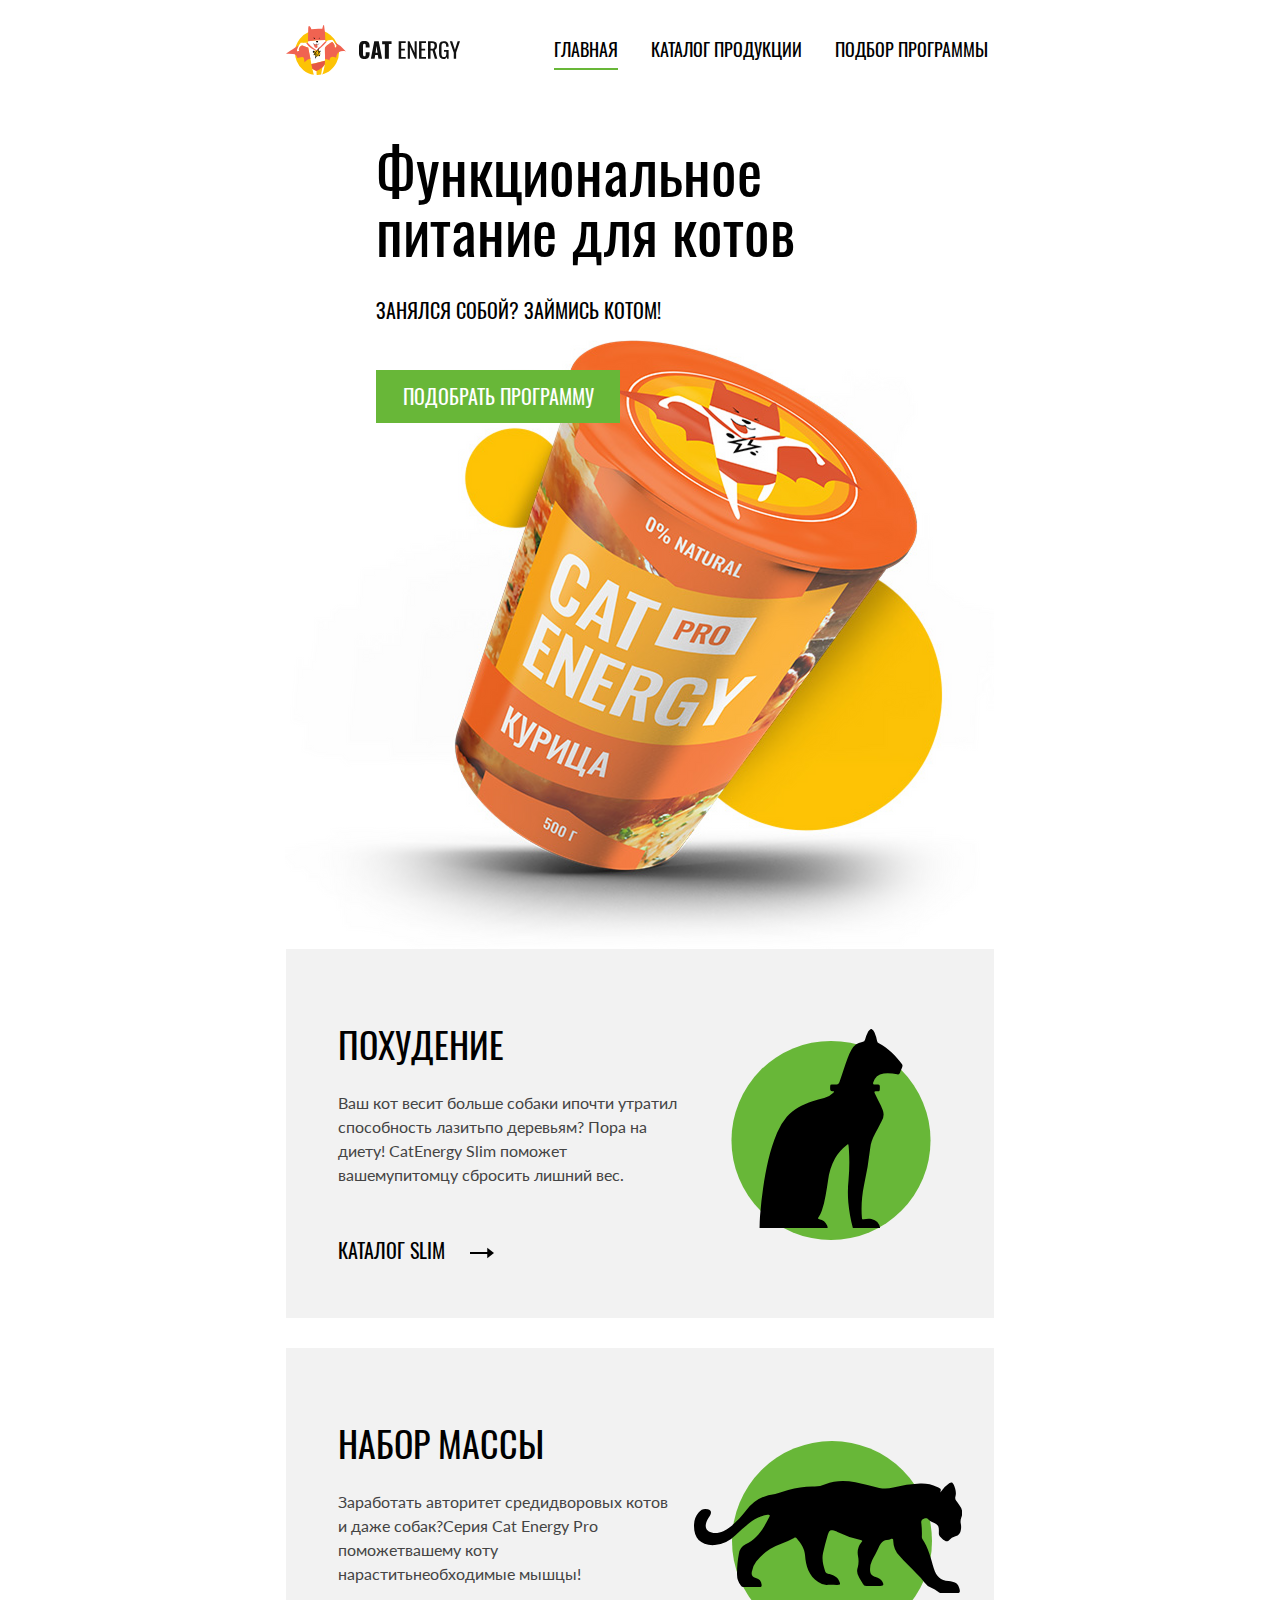
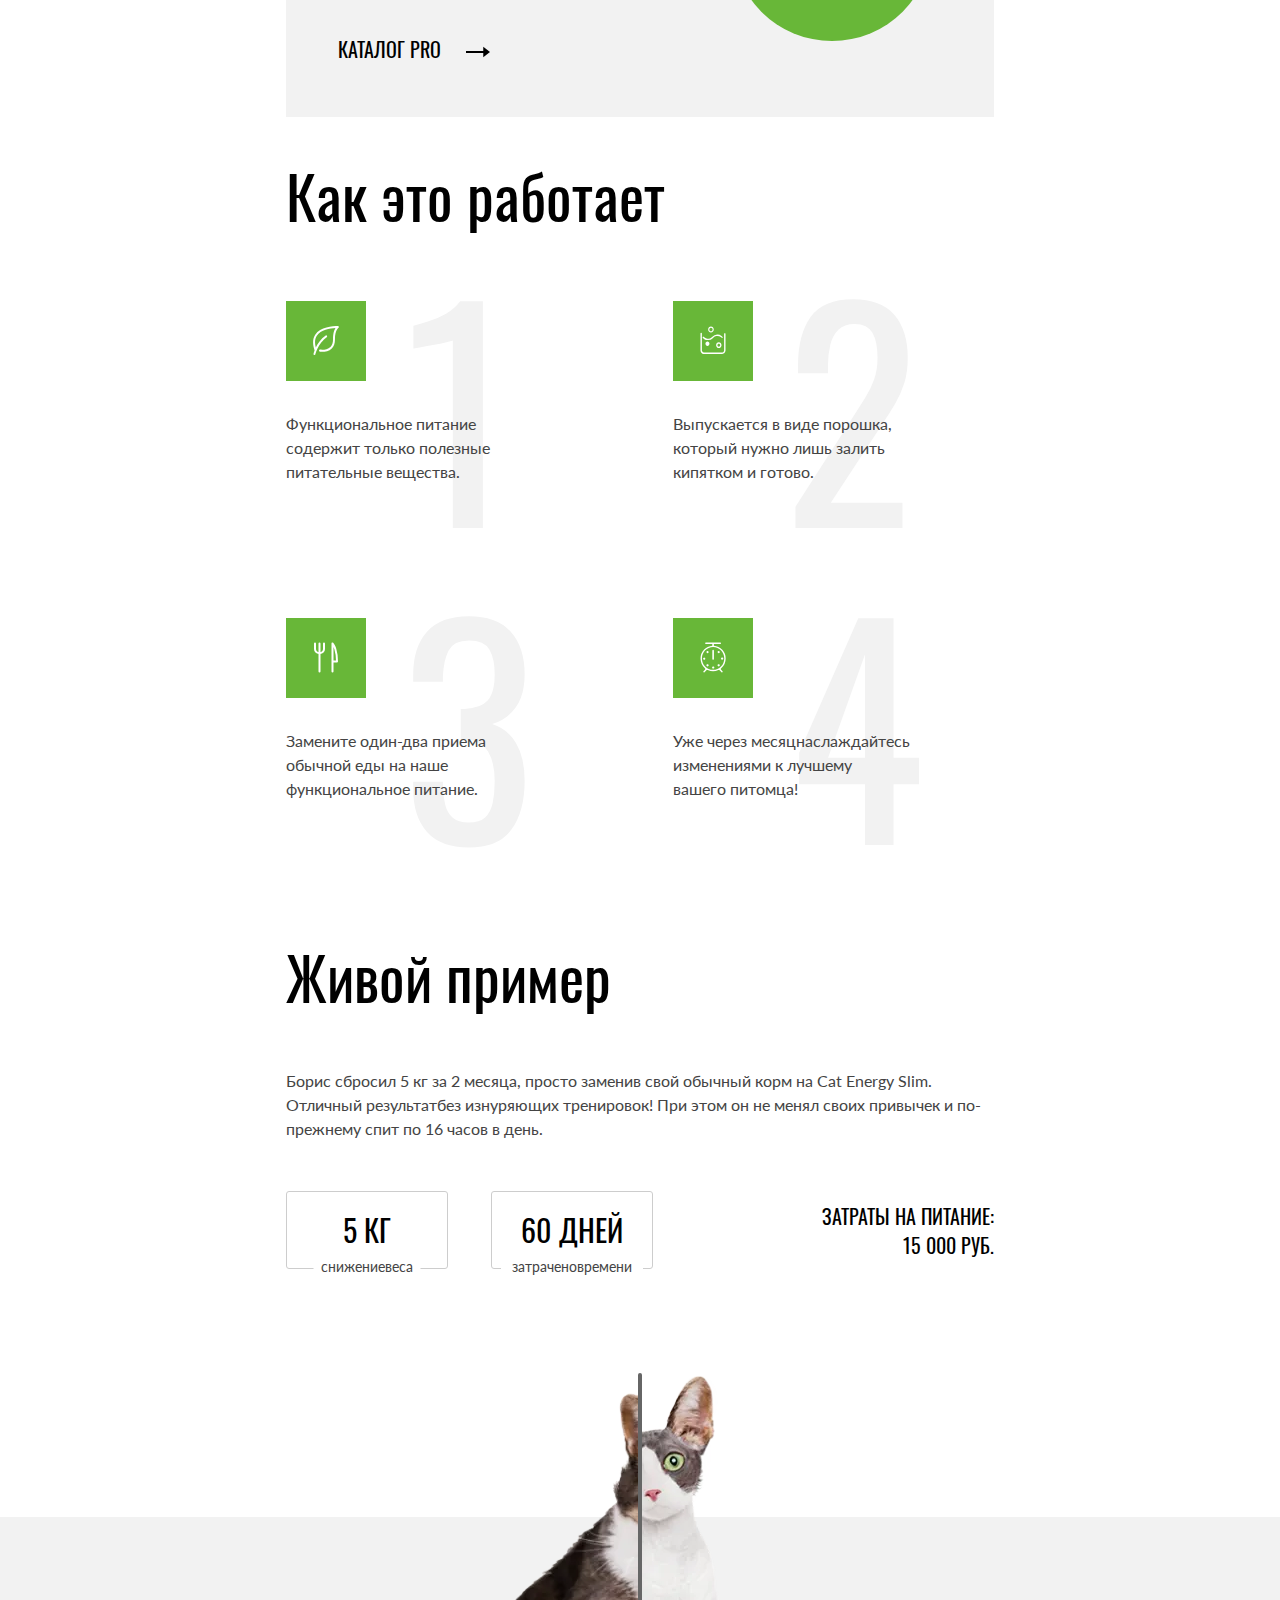
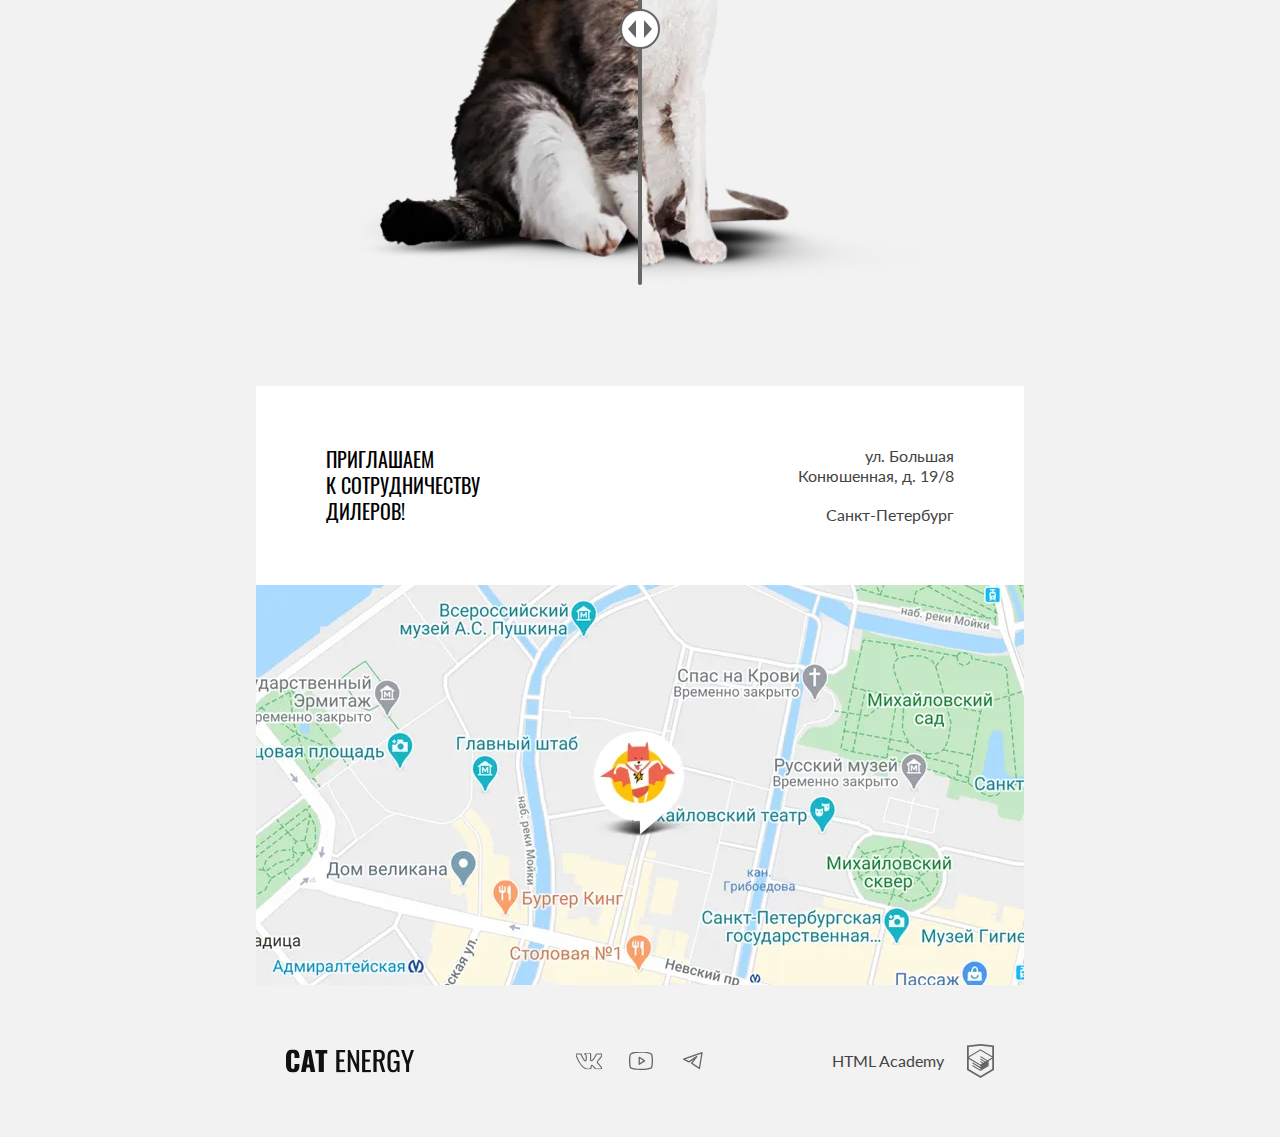
<file: index.html>
<!DOCTYPE html><html class="page" lang="ru"><head><meta charset="UTF-8"><title>Магазин Кэт энерджи</title><meta name="viewport" content="width=device-width,initial-scale=1"><link rel="preload" href="fonts/lato/Lato-Regular.woff2" as="font" crossorigin="anonymous"><link rel="preload" href="fonts/oswald/oswaldregular.woff2" as="font" crossorigin="anonymous"><link rel="stylesheet" href="styles/styles.css"><link rel="icon" href="favicon.ico"><link rel="icon" href="favicons/icon.svg" type="image/svg+xml"><link rel="apple-touch-icon" href="favicons/apple-icon.png"><link rel="manifest" href="manifest.webmanifest"><script src="scripts/index.js" defer="defer"></script></head><body class="page__body index-body"><header class="index-body__main-header main-header"><nav class="main-header__navigation main-navigation main-navigation--closed main-navigation--nojs"><a class="main-header__logo logo-link" href="#"><picture><source media="(min-width: 1440px)" srcset="images/logo-tablet.svg" width="70" height="59" type="image/svg+xml"><source media="(min-width: 768px)" srcset="images/logo-tablet.svg" width="60" height="50" type="image/svg+xml"><img class="main-header__logo-image" src="images/logo-mobile.svg" width="33" height="38" alt="Логотип Cat Energy."></picture><img class="main-header__logo-text" src="images/logo-text.svg" width="101" height="18" alt="Название магазина."> </a><button class="main-navigation__menu-button" type="button" aria-label="Открыть меню"></button><div class="main-navigation__inner-wrapper"><ul class="main-navigation__list navigation-list"><li class="navigation-list__item"><a class="navigation-list__link main-header-link main-header-link--active main-header-link--active-index main-header-link--change-hover" href="#">Главная <span class="visually-hidden">Переход на главную страницу сайта.</span></a></li><li class="navigation-list__item"><a class="navigation-list__link main-header-link main-header-link--change-hover" href="catalog.html">Каталог продукции <span class="visually-hidden">Переход на страницу каталога.</span></a></li><li class="navigation-list__item"><a class="navigation-list__link main-header-link main-header-link--change-hover" href="#">Подбор программы <span class="visually-hidden">Переход на страницу подбора программы.</span></a></li></ul></div></nav></header><main class="index-body__main main-index"><h1 class="visually-hidden">Магазин Кэт энерджи.</h1><section class="main-index__hero hero"><div class="main-index__hero-wrapper hero__wrapper"><h2 class="hero__title section-title section-title--change-color">Функциональное<br>питание для котов</h2><p class="hero__slogan">Занялся собой? Займись котом!</p><a class="hero__button primary-button primary-button--hero-style" href="#">Подобрать программу</a><picture><source media="(min-width: 1440px)" width="552" height="499" type="image/png" srcset="images/catfood-desktop@1x.png, images/catfood-desktop@2x.png 2x"><source media="(min-width: 768px)" width="709" height="609" type="image/png" srcset="images/catfood-tablet@1x.png, images/catfood-tablet@2x.png 2x"><img class="hero__image" width="280" height="270" src="images/catfood-mobile@1x.png" srcset="images/catfood-mobile@2x.png 2x" alt="Пластиковая банка кошачьей еды."></picture></div></section><section class="main-index__product-section product-section"><div class="main-index__product-section-wrapper product-section__wrapper"><h2 class="visually-hidden">Программы питания</h2><ul class="product-section__list product-list"><li class="product-list__item product-list__item--slim-cat"><h3 class="product-list__title">Похудение</h3><p class="product-list__description">Ваш кот весит больше собаки и<br>почти утратил способность лазить<br>по деревьям? Пора на диету! Cat<br>Energy Slim поможет вашему<br>питомцу сбросить лишний вес.</p><a class="product-list__link product-link" href="#">Каталог slim</a></li><li class="product-list__item product-list__item--strong-cat"><h3 class="product-list__title">Набор массы</h3><p class="product-list__description">Заработать авторитет среди<br>дворовых котов и даже собак?<br>Серия Cat Energy Pro поможет<br>вашему коту нарастить<br>необходимые мышцы!</p><a class="product-list__link product-link" href="#">Каталог pro</a></li></ul></div></section><section class="main-index__description-section description-section"><div class="main-index__description-section-wrapper description-section__wrapper"><h2 class="description-section__title section-title">Как это работает</h2><ul class="description-section__list description-list"><li class="description-list__item description-list__item--leaf-style"><p class="description-section__text">Функциональное питание<br>содержит только полезные<br>питательные вещества.</p></li><li class="description-list__item description-list__item--powder-style"><p class="description-section__text">Выпускается в виде порошка,<br>который нужно лишь залить<br>кипятком и готово.</p></li><li class="description-list__item description-list__item--cutlery-style"><p class="description-section__text">Замените один-два приема<br>обычной еды на наше<br>функциональное питание.</p></li><li class="description-list__item description-list__item--clock-style"><p class="description-section__text">Уже через месяц<br>наслаждайтесь изменениями к лучшему<br>вашего питомца!</p></li></ul></div></section><section class="main-index__case-section case-section"><div class="main-index__case-section-wrapper case-section__wrapper"><div class="case-section__description-wrapper"><h2 class="case-section__title section-title">Живой пример</h2><p class="case-section__text">Борис сбросил 5 кг за 2 месяца, просто заменив свой обычный корм на Cat Energy Slim. Отличный результат<br>без изнуряющих тренировок! При этом он не менял своих привычек и по-прежнему спит по 16 часов в день.</p><div class="case-result"><div class="case-result__wrapper parameters"><p class="case-section__parameter case-result__parameter">5 кг <span class="case-result__parameter-description">снижение<br>веса</span></p><p class="case-section__parameter case-result__parameter">60 дней <span class="case-result__parameter-description">затрачено<br>времени</span></p></div><p class="case-result__price case-price"><span>Затраты на питание:</span> <span>15 000 руб.</span></p></div></div><div class="case-section__img-wrapper"><picture><source media="(min-width: 768px)" width="560" height="512" type="image/webp" srcset="images/cat-befo-tablet@1x.webp, images/cat-befo-tablet@2x.webp 2x"><source width="280" height="256" type="image/webp" srcset="images/cat-befo-tablet@1x.webp, images/cat-befo-tablet@2x.webp 2x"><source media="(min-width: 768px)" width="560" height="512" type="image/png" srcset="images/cat-befo-tablet@1x.png, images/cat-befo-tablet@2x.png 2x"><img class="case-section__img-befo" width="280" height="256" src="images/cat-befo-mobile@1x.png" srcset="images/cat-befo-mobile@2x.png 2x" alt="Кот до курса еды."></picture><picture><source media="(min-width: 768px)" width="560" height="512" type="image/webp" srcset="images/cat-after-tablet@1x.webp, images/cat-after-tablet@2x.webp 2x"><source width="280" height="256" type="image/webp" srcset="images/cat-after-tablet@1x.webp, images/cat-after-tablet@2x.webp 2x"><source media="(min-width: 768px)" width="560" height="512" type="image/png" srcset="images/cat-after-tablet@1x.png, images/cat-after-tablet@2x.png 2x"><img class="case-section__img-after" width="280" height="256" src="images/cat-after-mobile@1x.png" srcset="images/cat-after-mobile@2x.png 2x" alt="Кот до курса еды."></picture><button class="case-section__toggle-button" type="button"><span class="visually-hidden">Слайдер для плавной смены фотографий.</span></button></div></div></section><section class="main-index__map map"><div class="main-index__map-wrapper map__wrapper"><div class="map__text-wrapper"><h2 class="visually-hidden">Карта проезда в магазин.</h2><p class="map__slogan">приглашаем<br>к сотрудничеству<br>дилеров!</p><p class="map__text">ул. Большая<br>Конюшенная, д. 19/8<br><span>Санкт-Петербург</span></p></div><div class="map__image-wrapper"><iframe src="https://www.google.com/maps/embed?pb=!1m18!1m12!1m3!1d1998.5991032728616!2d30.3230833!3d59.9387942!2m3!1f0!2f0!3f0!3m2!1i1024!2i768!4f13.1!3m3!1m2!1s0x4696310fca5ba729%3A0xea9c53d4493c879f!2z0JHQvtC70YzRiNCw0Y8g0JrQvtC90Y7RiNC10L3QvdCw0Y8g0YPQuy4sIDE5LCDQodCw0L3QutGCLdCf0LXRgtC10YDQsdGD0YDQsywgMTkxMTg2!5e0!3m2!1sru!2sru!4v1727015384941!5m2!1sru!2sru" width="320" height="362" style="border:0;" allowfullscreen="" loading="lazy" referrerpolicy="no-referrer-when-downgrade" title="Офис компании по адресу набережная реки Карповки, 5, литера П, Санкт-Петербург"></iframe><picture><source media="(min-width: 1440px)" width="1440" height="400" type="image/webp" srcset="images/map-desktop@1x.webp, images/map-desktop@2x.webp 2x"><source media="(min-width: 768px)" width="768" height="400" type="image/webp" srcset="images/map-tablet@1x.webp, images/map-tablet@2x.webp 2x"><source width="320" height="362" type="image/webp" srcset="images/map-tablet@1x.webp, images/map-tablet@2x.webp 2x"><source media="(min-width: 1440px)" width="1440" height="400" type="image/jpg" srcset="images/map-desktop@1x.jpg, images/map-desktop@2x.jpg 2x"><source media="(min-width: 768px)" width="768" height="400" type="image/jpg" srcset="images/map-tablet@1x.jpg, images/map-tablet@2x.jpg 2x"><img class="map__image" width="320" height="362" src="images/map-mobile@1x.jpg" srcset="images/map-mobile@2x.jpg 2x" alt="Адресс магазина."></picture></div></div></section></main><footer class="index-body__main-footer main-footer"><div class="index-body__main-footer-wrapper main-footer__wrapper"><h2 class="visually-hidden">Контакты и полезная информация.</h2><a class="main-footer__logo logo-link-text" href="#"><img class="main-footer__logo-text" src="images/logo-text.svg" width="101" height="18" alt="Название магазина."></a><div class="main-footer__list-wrapper"><ul class="main-footer__list footer-list"><li class="footer-list__list-item"><a class="footer-list__link footer-list__link--vkontakte-style" href="#" aria-label="Переход на страницу магазина во Вконтакте."></a></li><li class="footer-list__list-item"><a class="footer-list__link footer-list__link--youtube-style" href="#" aria-label="Переход на канал магазина в Ютуб."></a></li><li class="footer-list__list-item"><a class="footer-list__link footer-list__link--telegram-style" href="#" aria-label="Переход в группу магазина в Телеграм."></a></li></ul></div><a class="main-footer__developer-link developer-link" href="https://htmlacademy.ru/intensive/adaptive"><span class="developer-link__text">HTML Academy</span> <span class="visually-hidden">Переход на сайт разработчика.</span></a></div></footer></body></html>
</file>
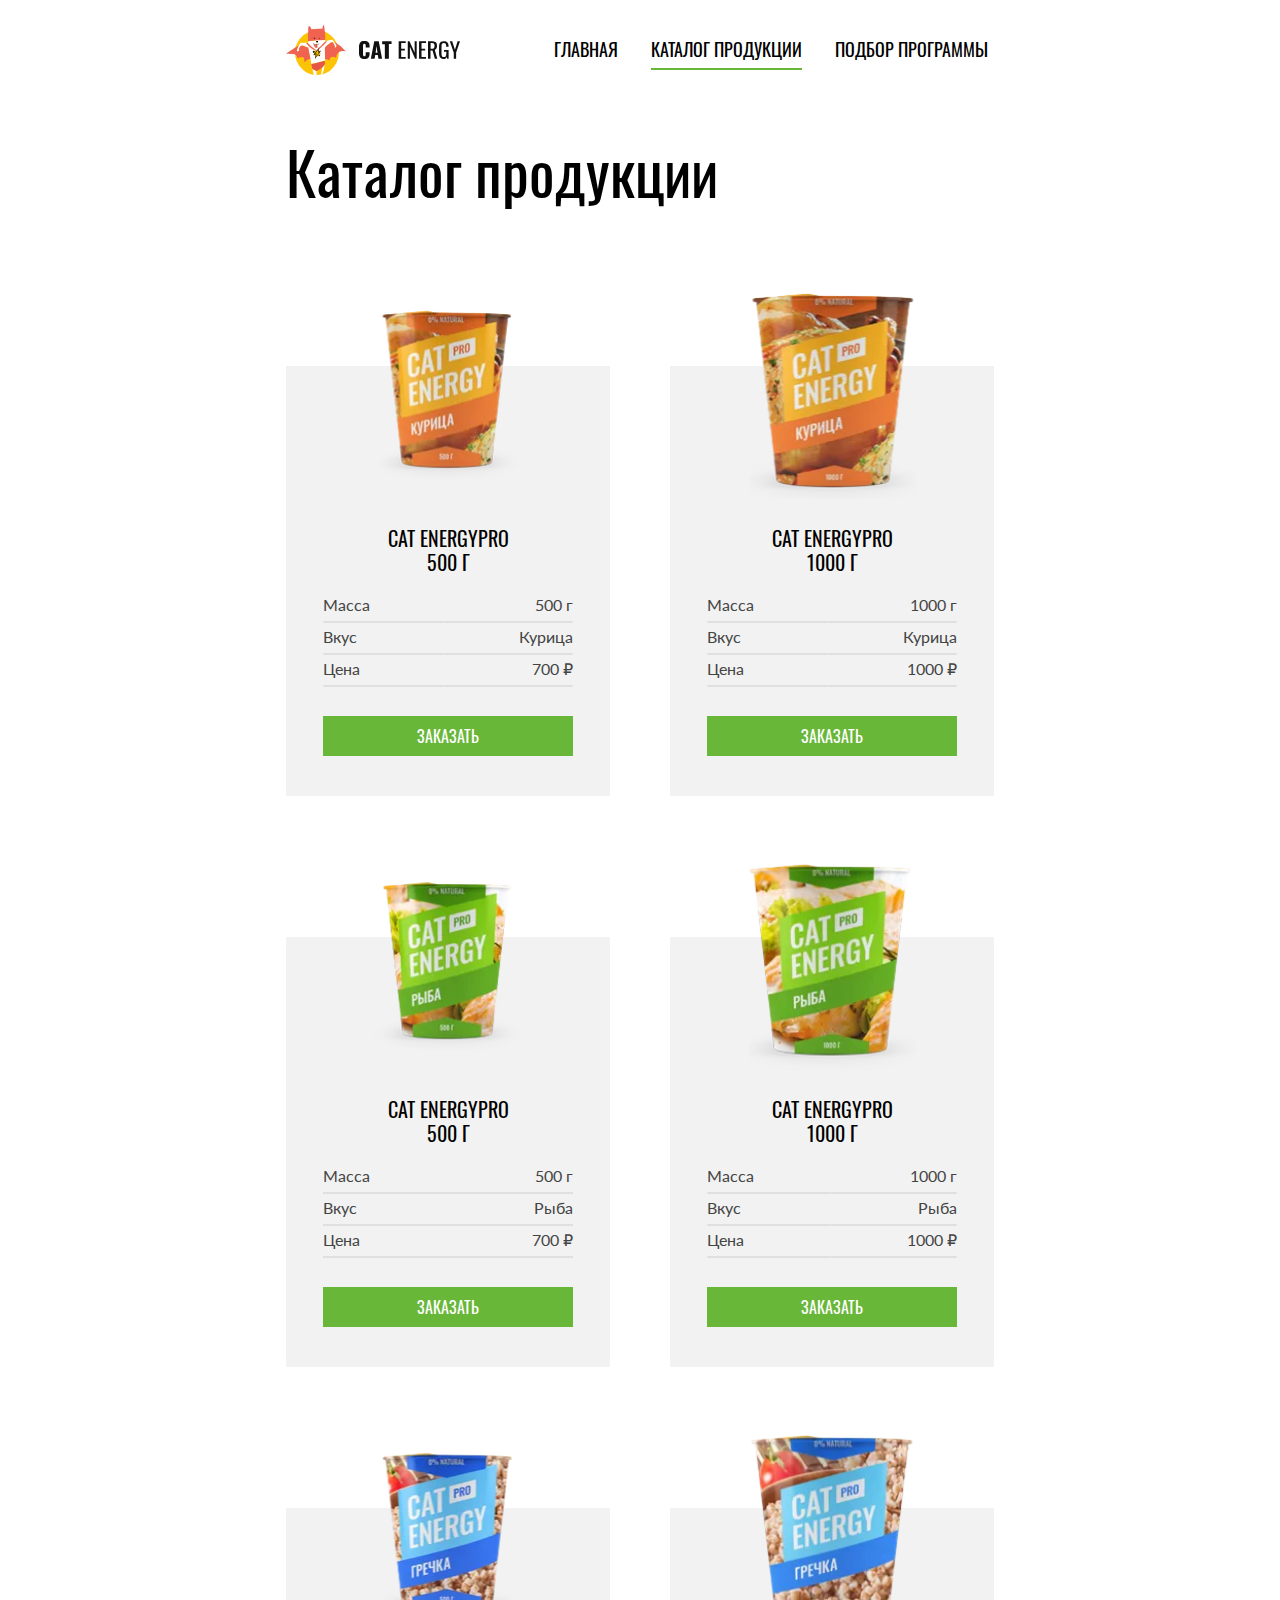
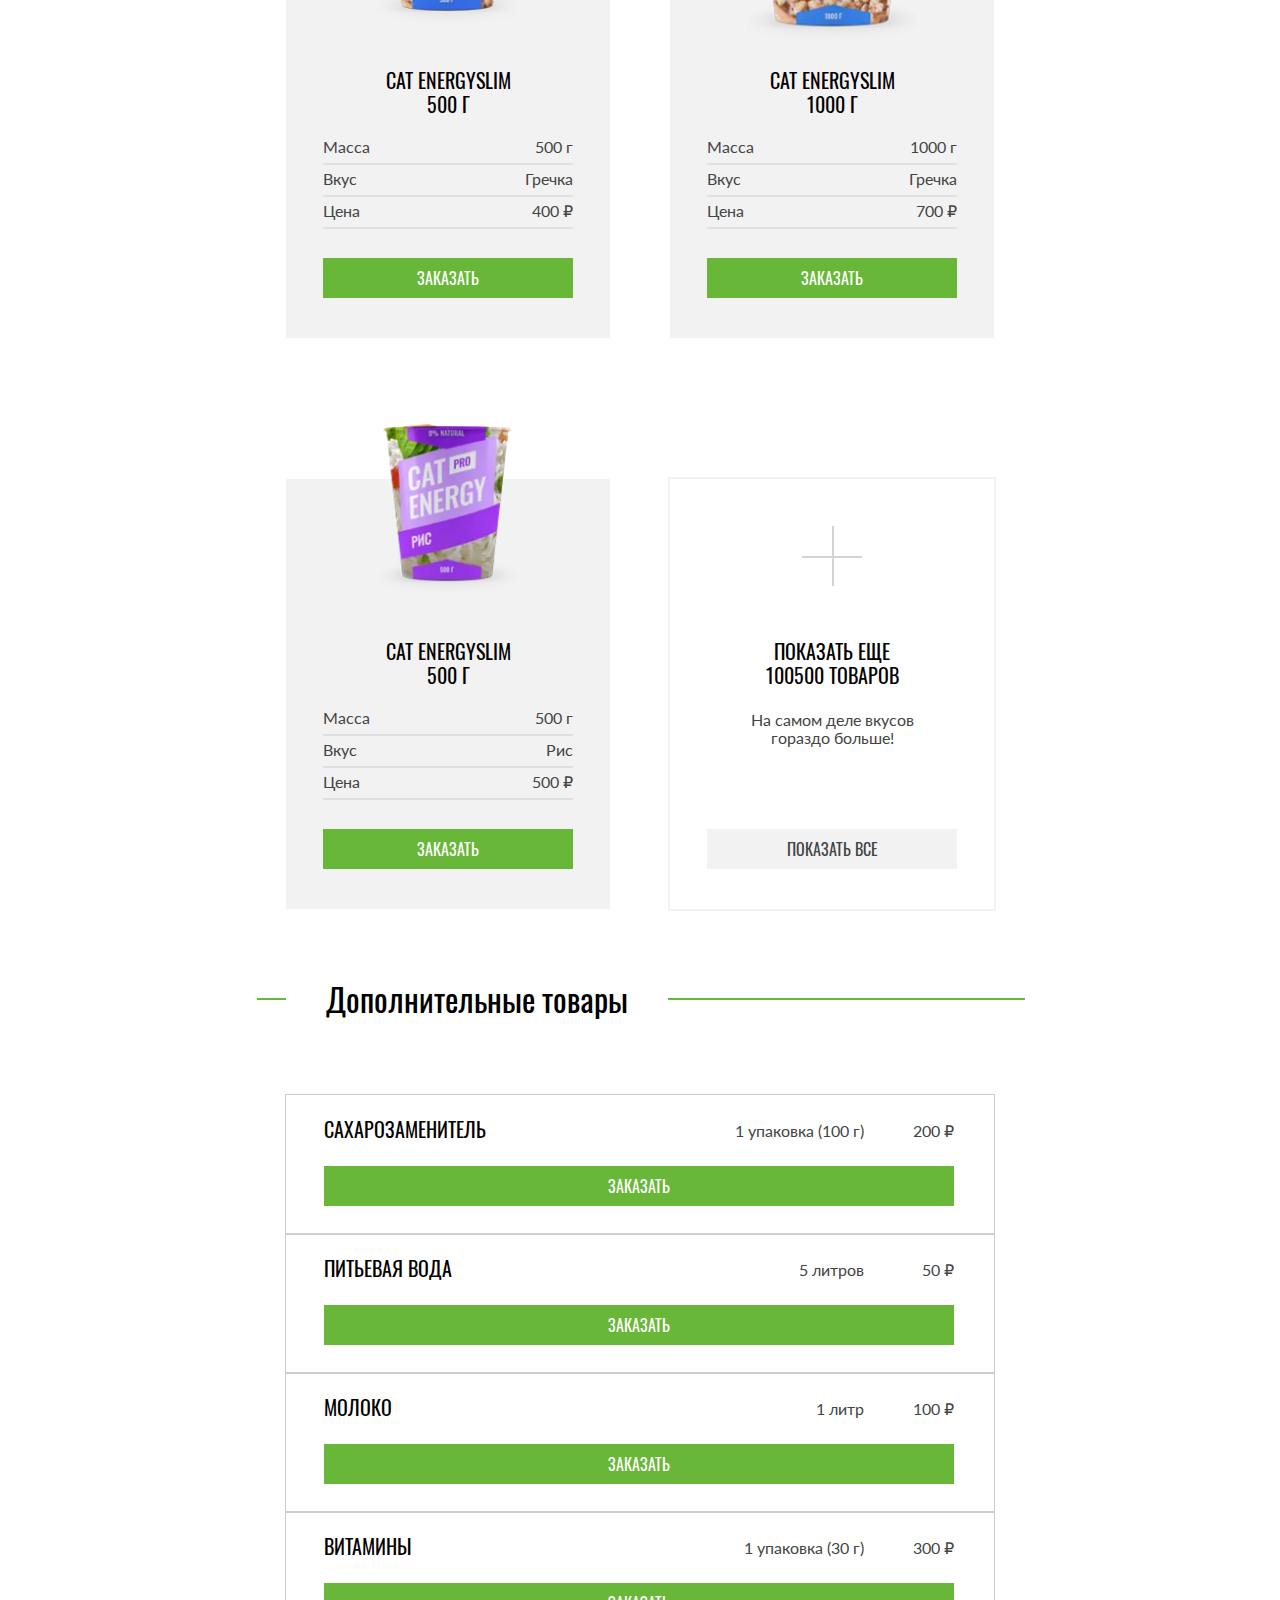
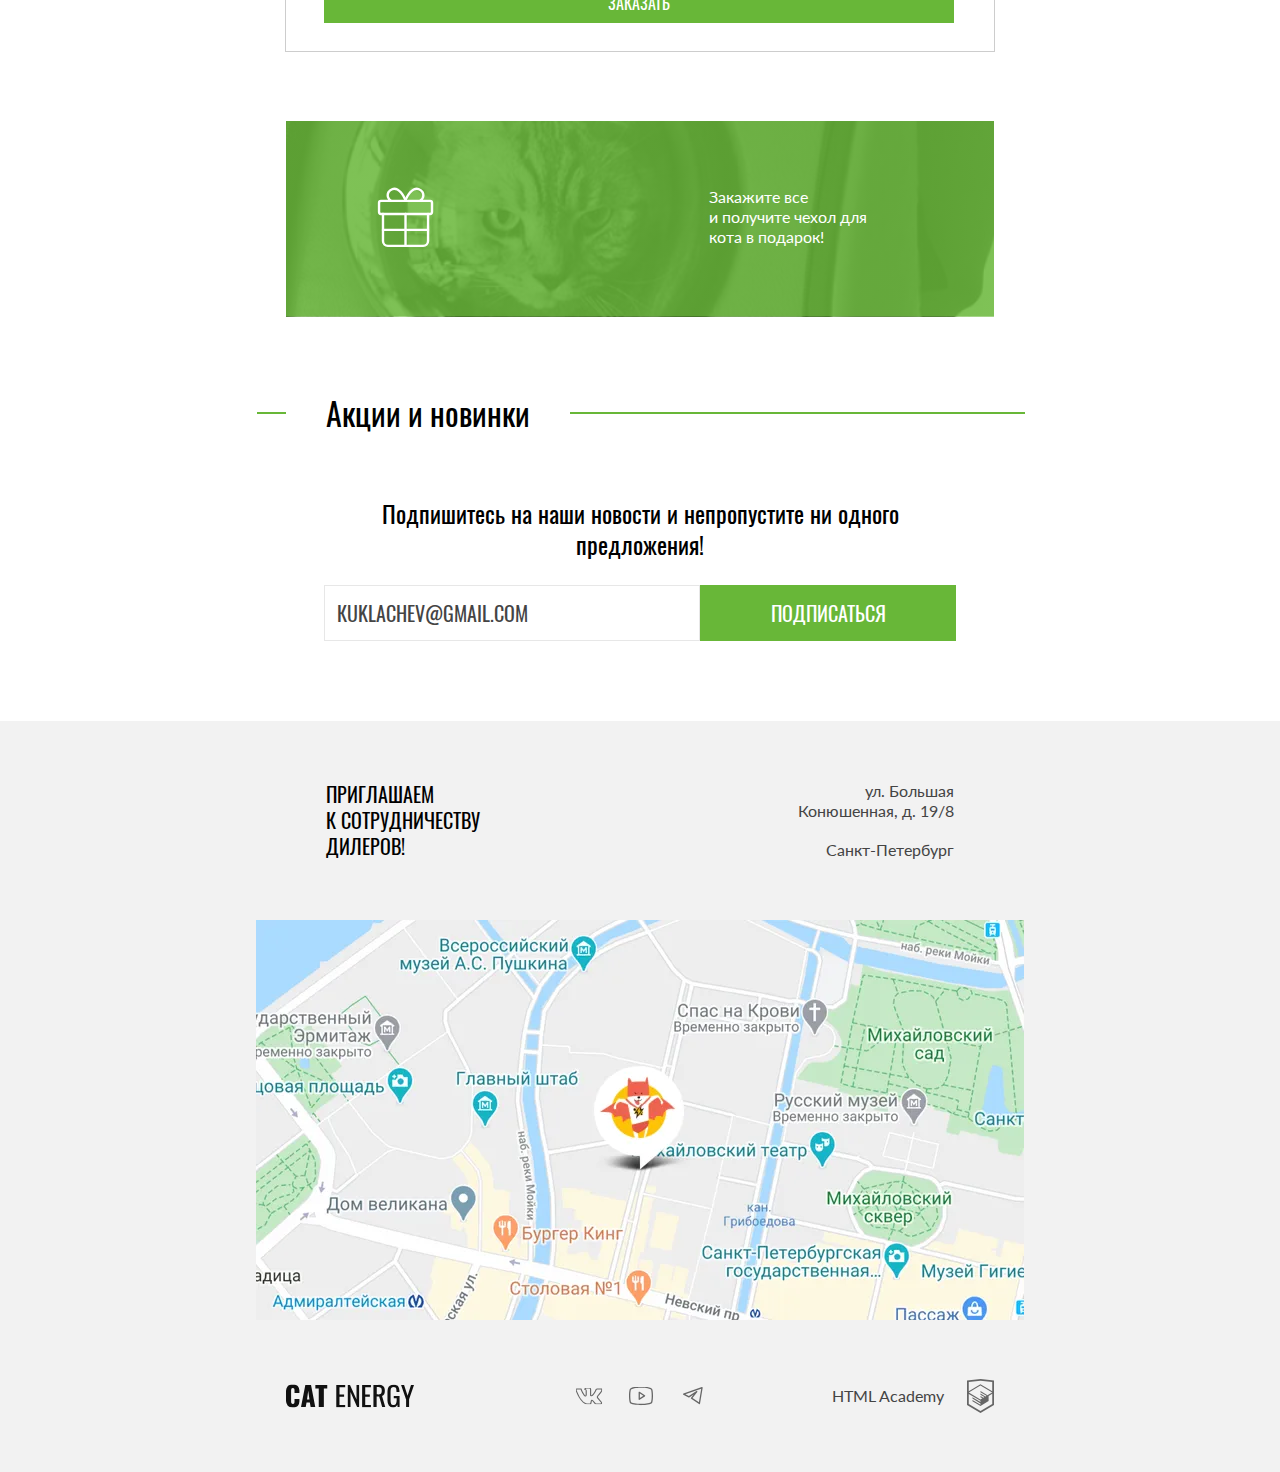
<file: catalog.html>
<!DOCTYPE html><html class="page" lang="ru"><head><meta charset="UTF-8"><title>Каталог магазина Кэт энерджи</title><meta name="viewport" content="width=device-width,initial-scale=1"><link rel="preload" href="fonts/lato/Lato-Regular.woff2" as="font" crossorigin="anonymous"><link rel="preload" href="fonts/oswald/oswaldregular.woff2" as="font" crossorigin="anonymous"><link rel="stylesheet" href="styles/styles.css"><link rel="icon" href="favicon.ico"><link rel="icon" href="favicons/icon.svg" type="image/svg+xml"><link rel="apple-touch-icon" href="favicons/apple-icon.png"><link rel="manifest" href="manifest.webmanifest"><script src="scripts/index.js" defer="defer"></script></head><body class="page__body catalog-body"><header class="catalog-body__main-header main-header"><nav class="main-header__navigation main-navigation main-navigation--closed main-navigation--nojs"><a class="main-header__logo logo-link" href="index.html"><picture><source media="(min-width: 1440px)" srcset="images/logo-tablet.svg" width="70" height="59" type="image/svg+xml"><source media="(min-width: 768px)" srcset="images/logo-tablet.svg" width="60" height="50" type="image/svg+xml"><img class="main-header__logo-image" src="images/logo-mobile.svg" width="33" height="38" alt="Логотип Cat Energy."></picture><img class="main-header__logo-text main-header__catalog-logo-text" src="images/logo-text.svg" width="101" height="18" alt="Название магазина."> </a><button class="main-navigation__menu-button" type="button" aria-label="Открыть меню"></button><div class="main-navigation__inner-wrapper"><ul class="main-navigation__list navigation-list"><li class="navigation-list__item"><a class="navigation-list__link main-header-link main-header-link--change-color" href="index.html">Главная <span class="visually-hidden">Переход на главную страницу сайта.</span></a></li><li class="navigation-list__item"><a class="navigation-list__link main-header-link main-header-link--active main-header-link--change-color" href="#">Каталог продукции <span class="visually-hidden">Переход на страницу каталога.</span></a></li><li class="navigation-list__item"><a class="navigation-list__link main-header-link main-header-link--change-color" href="#">Подбор программы <span class="visually-hidden">Переход на страницу подбора программы.</span></a></li></ul></div></nav></header><main class="catalog-body__main main-catalog"><div class="main-catalog__title-wrapper"><h1 class="main-catalog__title section-title">Каталог продукции</h1></div><section class="main-catalog__catalog catalog"><div class="main-catalog__catalog-wrapper catalog__wrapper"><h2 class="visually-hidden">Список товаров.</h2><ul class="catalog__list catalog-list"><li class="catalog-list__item"><a class="catalog-list__image-link" href="#"><picture><source media="(min-width: 768px)" width="161" height="172" type="image/webp" srcset="images/chiken-500-tablet@1x.webp, images/chiken-500-tablet@2x.webp 2x"><source width="68" height="86" type="image/webp" srcset="images/chiken-500-tablet@1x.webp, images/chiken-500-tablet@2x.webp 2x"><source media="(min-width: 768px)" width="161" height="172" type="image/png" srcset="images/chiken-500-tablet@1x.png, images/chiken-500-tablet@2x.png 2x"><img class="catalog-list__item-image" width="68" height="86" src="images/chiken-500-mobile@1x.png" srcset="images/chiken-500-tablet@2x.png 2x" alt="Пластиковый стакан с едой"></picture></a><div class="catalog-list__inner-wrapper"><a class="catalog-list__text-link" href="#"><h3 class="catalog-list__item-title item-title">Cat Energy<br>PRO<br>500 г</h3></a><dl class="catalog-list__inner-list inner-list"><dt class="inner-list__value-name">Масса</dt><dd class="inner-list__value">500 г</dd><dt class="inner-list__value-name">Вкус</dt><dd class="inner-list__value">Курица</dd><dt class="inner-list__value-name">Цена</dt><dd class="inner-list__value">700 ₽</dd></dl></div><a class="catalog-list__item-button primary-button" href="#">Заказать</a></li><li class="catalog-list__item"><a class="catalog-list__image-link" href="#"><picture><source media="(min-width: 1440px)" width="172" height="196" type="image/webp" srcset="images/chiken-1000-desktop@1x.webp, images/chiken-1000-desktop@2x.webp 2x"><source media="(min-width: 768px)" width="168" height="206" type="image/webp" srcset="images/chiken-1000-tablet@1x.webp, images/chiken-1000-tablet@2x.webp 2x"><source width="84" height="100" type="image/webp" srcset="images/chiken-1000-tablet@1x.webp, images/chiken-1000-tablet@2x.webp 2x"><source media="(min-width: 1440px)" width="172" height="196" type="image/png" srcset="images/chiken-1000-desktop@1x.png, images/chiken-1000-desktop@2x.png 2x"><source media="(min-width: 768px)" width="168" height="206" type="image/png" srcset="images/chiken-1000-tablet@1x.png, images/chiken-1000-tablet@2x.png 2x"><img class="catalog-list__item-image" width="84" height="100" src="images/chiken-1000-mobile@1x.png" srcset="images/chiken-1000-tablet@2x.png 2x" alt="Пластиковый стакан с едой"></picture></a><div class="catalog-list__inner-wrapper"><a class="catalog-list__text-link" href="#"><h3 class="catalog-list__item-title item-title">Cat Energy<br>PRO<br>1000 г</h3></a><dl class="catalog-list__inner-list inner-list"><dt class="inner-list__value-name">Масса</dt><dd class="inner-list__value">1000 г</dd><dt class="inner-list__value-name">Вкус</dt><dd class="inner-list__value">Курица</dd><dt class="inner-list__value-name">Цена</dt><dd class="inner-list__value">1000 ₽</dd></dl></div><a class="catalog-list__item-button primary-button" href="#">Заказать</a></li><li class="catalog-list__item"><a class="catalog-list__image-link" href="#"><picture><source media="(min-width: 768px)" width="161" height="172" type="image/webp" srcset="images/fish-500-tablet@1x.webp, images/fish-500-tablet@2x.webp 2x"><source width="68" height="86" type="image/webp" srcset="images/fish-500-tablet@1x.webp, images/fish-500-tablet@2x.webp 2x"><source media="(min-width: 768px)" width="161" height="172" type="image/png" srcset="images/fish-500-tablet@1x.png, images/fish-500-tablet@2x.png 2x"><img class="catalog-list__item-image" width="68" height="86" src="images/fish-500-mobile@1x.png" srcset="images/fish-500-tablet@2x.png 2x" alt="Пластиковый стакан с едой"></picture></a><div class="catalog-list__inner-wrapper"><a class="catalog-list__text-link" href="#"><h3 class="catalog-list__item-title item-title">Cat Energy<br>PRO<br>500 г</h3></a><dl class="catalog-list__inner-list inner-list"><dt class="inner-list__value-name">Масса</dt><dd class="inner-list__value">500 г</dd><dt class="inner-list__value-name">Вкус</dt><dd class="inner-list__value">Рыба</dd><dt class="inner-list__value-name">Цена</dt><dd class="inner-list__value">700 ₽</dd></dl></div><a class="catalog-list__item-button primary-button" href="#">Заказать</a></li><li class="catalog-list__item"><a class="catalog-list__image-link" href="#"><picture><source media="(min-width: 1440px)" width="172" height="196" type="image/webp" srcset="images/fish-1000-desktop@1x.webp, images/fish-1000-desktop@2x.webp 2x"><source media="(min-width: 768px)" width="168" height="206" type="image/webp" srcset="images/fish-1000-tablet@1x.webp, images/fish-1000-tablet@2x.webp 2x"><source width="84" height="100" type="image/webp" srcset="images/fish-1000-tablet@1x.webp, images/fish-1000-tablet@2x.webp 2x"><source media="(min-width: 1440px)" width="172" height="196" type="image/png" srcset="images/fish-1000-desktop@1x.png, images/fish-1000-desktop@2x.png 2x"><source media="(min-width: 768px)" width="168" height="206" type="image/png" srcset="images/fish-1000-tablet@1x.png, images/fish-1000-tablet@2x.png 2x"><img class="catalog-list__item-image" width="84" height="100" src="images/fish-1000-mobile@1x.png" srcset="images/fish-1000-tablet@2x.png 2x" alt="Пластиковый стакан с едой"></picture></a><div class="catalog-list__inner-wrapper"><a class="catalog-list__text-link" href="#"><h3 class="catalog-list__item-title item-title">Cat Energy<br>PRO<br>1000 г</h3></a><dl class="catalog-list__inner-list inner-list"><dt class="inner-list__value-name">Масса</dt><dd class="inner-list__value">1000 г</dd><dt class="inner-list__value-name">Вкус</dt><dd class="inner-list__value">Рыба</dd><dt class="inner-list__value-name">Цена</dt><dd class="inner-list__value">1000 ₽</dd></dl></div><a class="catalog-list__item-button primary-button" href="#">Заказать</a></li><li class="catalog-list__item"><a class="catalog-list__image-link" href="#"><picture><source media="(min-width: 768px)" width="161" height="172" type="image/webp" srcset="images/buckwheat-500-tablet@1x.webp, images/buckwheat-500-tablet@2x.webp 2x"><source width="68" height="86" type="image/webp" srcset="images/buckwheat-500-tablet@1x.webp, images/buckwheat-500-tablet@2x.webp 2x"><source media="(min-width: 768px)" width="161" height="172" type="image/png" srcset="images/buckwheat-500-tablet@1x.png, images/buckwheat-500-tablet@2x.png 2x"><img class="catalog-list__item-image" width="68" height="86" src="images/buckwheat-500-mobile@1x.png" srcset="images/buckwheat-500-tablet@2x.png 2x" alt="Пластиковый стакан с едой"></picture></a><div class="catalog-list__inner-wrapper"><a class="catalog-list__text-link" href="#"><h3 class="catalog-list__item-title item-title">Cat Energy<br>Slim<br>500 г</h3></a><dl class="catalog-list__inner-list inner-list"><dt class="inner-list__value-name">Масса</dt><dd class="inner-list__value">500 г</dd><dt class="inner-list__value-name">Вкус</dt><dd class="inner-list__value">Гречка</dd><dt class="inner-list__value-name">Цена</dt><dd class="inner-list__value">400 ₽</dd></dl></div><a class="catalog-list__item-button primary-button" href="#">Заказать</a></li><li class="catalog-list__item"><a class="catalog-list__image-link" href="#"><picture><source media="(min-width: 1440px)" width="172" height="196" type="image/webp" srcset="images/buckwheat-1000-desktop@1x.webp, images/buckwheat-1000-desktop@2x.png 2x"><source media="(min-width: 768px)" width="168" height="206" type="image/webp" srcset="images/buckwheat-1000-tablet@1x.webp, images/buckwheat-1000-tablet@2x.webp 2x"><source width="84" height="100" type="image/webp" srcset="images/buckwheat-1000-tablet@1x.webp, images/buckwheat-1000-tablet@2x.webp 2x"><source media="(min-width: 1440px)" width="172" height="196" type="image/png" srcset="images/buckwheat-1000-desktop@1x.png, images/buckwheat-1000-desktop@2x.png 2x"><source media="(min-width: 768px)" width="168" height="206" type="image/png" srcset="images/buckwheat-1000-tablet@1x.png, images/buckwheat-1000-tablet@2x.png 2x"><img class="catalog-list__item-image" width="84" height="100" src="images/buckwheat-1000-mobile@1x.png" srcset="images/buckwheat-1000-tablet@2x.png 2x" alt="Пластиковый стакан с едой"></picture></a><div class="catalog-list__inner-wrapper"><a class="catalog-list__text-link" href="#"><h3 class="catalog-list__item-title item-title">Cat Energy<br>Slim<br>1000 г</h3></a><dl class="catalog-list__inner-list inner-list"><dt class="inner-list__value-name">Масса</dt><dd class="inner-list__value">1000 г</dd><dt class="inner-list__value-name">Вкус</dt><dd class="inner-list__value">Гречка</dd><dt class="inner-list__value-name">Цена</dt><dd class="inner-list__value">700 ₽</dd></dl></div><a class="catalog-list__item-button primary-button" href="#">Заказать</a></li><li class="catalog-list__item"><a class="catalog-list__image-link" href="#"><picture><source media="(min-width: 768px)" width="161" height="172" type="image/webp" srcset="images/rice-500-tablet@1x.webp, images/rice-500-tablet@2x.webp 2x"><source width="68" height="86" type="image/webp" srcset="images/rice-500-tablet@1x.webp, images/rice-500-tablet@2x.webp 2x"><source media="(min-width: 768px)" width="161" height="172" type="image/png" srcset="images/rice-500-tablet@1x.png, images/rice-500-tablet@2x.png 2x"><img class="catalog-list__item-image" width="68" height="86" src="images/rice-500-mobile@1x.png" srcset="images/rice-500-tablet@2x.png 2x" alt="Пластиковый стакан с едой"></picture></a><div class="catalog-list__inner-wrapper"><a class="catalog-list__text-link" href="#"><h3 class="catalog-list__item-title item-title">Cat Energy<br>Slim<br>500 г</h3></a><dl class="catalog-list__inner-list inner-list"><dt class="inner-list__value-name">Масса</dt><dd class="inner-list__value">500 г</dd><dt class="inner-list__value-name">Вкус</dt><dd class="inner-list__value">Рис</dd><dt class="inner-list__value-name">Цена</dt><dd class="inner-list__value">500 ₽</dd></dl></div><a class="catalog-list__item-button primary-button" href="#">Заказать</a></li><li class="catalog-list__item catalog-list__item--empty-style"><a class="catalog-list__link-cross" href="#"><span class="visually-hidden">Показать больше товаров.</span></a><h3 class="catalog-list__item-title item-title">Показать еще<br>100500 товаров</h3><p class="catalog-list__item-text">На самом деле вкусов<br>гораздо больше!</p><a class="catalog-list__item-button primary-button primary-button--empty-version" href="#">Показать все</a></li></ul></div></section><section class="main-catalog__additional-products additional-products"><div class="main-catalog__additional-products-wrapper additional-products__wrapper"><h2 class="additional-products__title catalog-section-title">Дополнительные товары</h2><div class="additional-products__inner-wrapper"><ul class="additional-products__list additional-products-list"><li class="additional-products-list__item"><h3 class="additional-products-list__item-title item-title">Сахарозаменитель</h3><dl class="additional-products-list__inner-list inner-list inner-list--additional-products"><dt class="inner-list__value-name">1 упаковка (100 г)</dt><dd class="inner-list__value">200 ₽</dd></dl><a class="additional-products-list__item-button primary-button" href="#">Заказать</a></li><li class="additional-products-list__item"><h3 class="additional-products-list__item-title item-title">Питьевая вода</h3><dl class="additional-products-list__inner-list inner-list inner-list--additional-products"><dt class="inner-list__value-name">5 литров</dt><dd class="inner-list__value">50 ₽</dd></dl><a class="additional-products-list__item-button primary-button" href="#">Заказать</a></li><li class="additional-products-list__item"><h3 class="additional-products-list__item-title item-title">Молоко</h3><dl class="additional-products-list__inner-list inner-list inner-list--additional-products"><dt class="inner-list__value-name">1 литр</dt><dd class="inner-list__value">100 ₽</dd></dl><a class="additional-products-list__item-button primary-button" href="#">Заказать</a></li><li class="additional-products-list__item"><h3 class="additional-products-list__item-title item-title">Витамины</h3><dl class="additional-products-list__inner-list inner-list inner-list--additional-products"><dt class="inner-list__value-name">1 упаковка (30 г)</dt><dd class="inner-list__value">300 ₽</dd></dl><a class="additional-products-list__item-button primary-button" href="#">Заказать</a></li></ul><div class="additional-products__gift-wrapper gift-wrapper"><p class="gift-wrapper__text">Закажите все<br>и получите чехол для<br>кота в подарок!</p></div></div></div></section><section class="main-catalog__subscription subscription"><div class="main-catalog__subscription-wrapper subscription__wrapper"><h2 class="subscription__title catalog-section-title catalog-section-title--long-line">Акции и новинки</h2><form class="subscription__form" action="https://echo.htmlacademy.ru/" method="post" name="subscription-form"><label class="subscription__slogan" for="subscription-input">Подпишитесь на наши новости и не<br>пропустите ни одного<br>предложения!</label><div class="subscription__inner-wrapper"><input class="subscription__input catalog-input" type="email" placeholder="кuklachev@gmail.com" name="subscription-email" id="subscription-input"> <button class="subscription__button primary-button primary-button--subscription-style" type="submit">Подписаться</button></div></form></div></section><section class="main-catalog__map map"><div class="main-catalog__map-wrapper map__wrapper"><div class="map__text-wrapper map__text-wrapper--change-background"><h2 class="visually-hidden">Карта проезда в магазин.</h2><p class="map__slogan">приглашаем<br>к сотрудничеству<br>дилеров!</p><p class="map__text">ул. Большая<br>Конюшенная, д. 19/8<br><span>Санкт-Петербург</span></p></div><div class="map__image-wrapper"><iframe src="https://www.google.com/maps/embed?pb=!1m18!1m12!1m3!1d1998.5991032728616!2d30.3230833!3d59.9387942!2m3!1f0!2f0!3f0!3m2!1i1024!2i768!4f13.1!3m3!1m2!1s0x4696310fca5ba729%3A0xea9c53d4493c879f!2z0JHQvtC70YzRiNCw0Y8g0JrQvtC90Y7RiNC10L3QvdCw0Y8g0YPQuy4sIDE5LCDQodCw0L3QutGCLdCf0LXRgtC10YDQsdGD0YDQsywgMTkxMTg2!5e0!3m2!1sru!2sru!4v1727015384941!5m2!1sru!2sru" width="320" height="362" style="border:0;" allowfullscreen="" loading="lazy" referrerpolicy="no-referrer-when-downgrade" title="Офис компании по адресу набережная реки Карповки, 5, литера П, Санкт-Петербург"></iframe><picture><source media="(min-width: 1440px)" width="1440" height="400" type="image/webp" srcset="images/map-desktop@1x.webp, images/map-desktop@2x.webp 2x"><source media="(min-width: 768px)" width="768" height="400" type="image/webp" srcset="images/map-tablet@1x.webp, images/map-tablet@2x.webp 2x"><source width="320" height="362" type="image/webp" srcset="images/map-tablet@1x.webp, images/map-tablet@2x.webp 2x"><source media="(min-width: 1440px)" width="1440" height="400" type="image/jpg" srcset="images/map-desktop@1x.jpg, images/map-desktop@2x.jpg 2x"><source media="(min-width: 768px)" width="768" height="400" type="image/jpg" srcset="images/map-tablet@1x.jpg, images/map-tablet@2x.jpg 2x"><img class="map__image" width="320" height="362" src="images/map-mobile@1x.jpg" srcset="images/map-mobile@2x.jpg 2x" alt="Адресс магазина."></picture></div></div></section></main><footer class="catalog-body__main-footer main-footer"><div class="catalog-body__main-footer-wrapper main-footer__wrapper"><h2 class="visually-hidden">Контакты и полезная информация.</h2><a class="main-footer__logo logo-link-text" href="index.html"><img class="main-footer__logo-text" src="images/logo-text.svg" width="101" height="18" alt="Название магазина."></a><div class="main-footer__list-wrapper"><ul class="main-footer__list footer-list"><li class="footer-list__list-item"><a class="footer-list__link footer-list__link--vkontakte-style" href="#" aria-label="Переход на страницу магазина во Вконтакте."></a></li><li class="footer-list__list-item"><a class="footer-list__link footer-list__link--youtube-style" href="#" aria-label="Переход на канал магазина в Ютуб."></a></li><li class="footer-list__list-item"><a class="footer-list__link footer-list__link--telegram-style" href="#" aria-label="Переход в группу магазина в Телеграм."></a></li></ul></div><a class="main-footer__developer-link developer-link" href="https://htmlacademy.ru/intensive/adaptive"><span class="developer-link__text">HTML Academy</span> <span class="visually-hidden">Переход на сайт разработчика.</span></a></div></footer></body></html>
</file>
<file: styles/styles.css>
@font-face{font-family:Lato;font-weight:400;font-style:normal;font-display:swap;src:url(../fonts/lato/Lato-Regular.woff2)format("woff2")}@font-face{font-family:Oswald;font-weight:400;font-style:normal;font-display:swap;src:url(../fonts/oswald/oswaldregular.woff2)format("woff2")}html{height:100%}body{flex-direction:column;min-height:100%;margin:0;display:flex}a{text-decoration:none}picture{display:contents}*,:before,:after{box-sizing:border-box}.visually-hidden{white-space:nowrap;-webkit-clip-path:inset(100%);clip-path:inset(100%);clip:rect(0 0 0 0);border:0;width:1px;height:1px;margin:-1px;padding:0;position:absolute;overflow:hidden}.index-body{color:#444;background-color:#fff;font-family:Lato,Arial,sans-serif;font-size:14px;line-height:129%;position:relative}@media (width>=768px){.index-body{font-size:16px;line-height:150%}}@media (width>=1440px){.index-body{position:relative}}.index-body__main-header{width:320px;margin:0 auto;position:relative}@media (width>=768px){.index-body__main-header{width:768px;margin-bottom:40px}}@media (width>=1440px){.index-body__main-header{z-index:2;width:1220px;position:absolute;top:3.1%;left:50%;transform:translate(-50%,-50%)}}.index-body__main{flex-grow:1}.index-body__main-footer-wrapper{width:320px;margin:0 auto}@media (width>=768px){.index-body__main-footer-wrapper{width:768px}}@media (width>=1440px){.index-body__main-footer-wrapper{width:1440px}}.catalog-body{color:#444;background-color:#fff;font-family:Lato,Arial,sans-serif;font-size:12px;line-height:133%}@media (width>=768px){.catalog-body{font-size:16px;line-height:125%}}@media (width>=1440px){.catalog-body{position:relative}}.catalog-body__main-header{width:320px;margin:0 auto 27px;position:relative}.catalog-body__main-header:before{content:" ";background-color:#d9d9d9;width:320px;height:1px;display:block;position:absolute;top:106%;left:50%;transform:translate(-50%,-50%)}@media (width>=768px){.catalog-body__main-header:before{display:none}.catalog-body__main-header{width:768px;margin-bottom:41px}}@media (width>=1440px){.catalog-body__main-header{z-index:2;width:1220px;position:absolute;top:3%;left:50%;transform:translate(-50%,-50%)}}.catalog-body__main{flex-grow:1}.catalog-body__main-footer-wrapper{width:320px;margin:0 auto}@media (width>=768px){.catalog-body__main-footer-wrapper{width:768px}}@media (width>=1440px){.catalog-body__main-footer-wrapper{width:1440px}}.primary-button{color:#fff;text-transform:uppercase;text-align:center;background-color:#68b738;padding:10px;font-family:Oswald,Arial,sans-serif;font-size:16px;line-height:125%}.primary-button:hover{background-color:#5eaa2f}.primary-button:active{color:#ffffff4d;background-color:#5eaa2f}@media (width>=768px){.primary-button--hero-style{padding:14px 26px;font-size:20px;line-height:125%}}.primary-button--subscription-style{padding:15px 10px;font-size:20px;line-height:130%}.primary-button--empty-version{color:#444;background-color:#f2f2f2}.primary-button--empty-version:is(:hover,:focus,:focus-visible,:active){background-color:#ebebeb}.section-title{color:#000;font-family:Oswald,Arial,sans-serif;font-size:36px;font-weight:400;line-height:100%}@media (width>=768px){.section-title{font-size:60px}}.main-header{padding:13px 20px 14px}@media (width>=768px){.main-header{padding:25px 34px 25px 30px}}@media (width>=1440px){.main-header{padding:0}}.main-header__logo{margin-right:auto}@media (width>=768px){.main-header__logo{margin-right:94px}}@media (width>=1440px){.main-header__logo{margin-right:auto}}.main-header__logo-image{margin-right:56px;display:inline-block}@media (width>=768px){.main-header__logo-image{margin-right:13px}}@media (width>=1440px){.main-header__logo-text{width:118px;height:24px}}.main-header__catalog-logo-text{height:19.5px;margin-top:5px}@media (width>=768px){.main-header__catalog-logo-text{height:unset;margin-top:0}}.main-header__list{margin:0;display:none}@media (width>=768px){.main-header__list{display:block}}.logo-link{align-items:center;display:flex}.logo-link:hover{opacity:.6}.logo-link:active{opacity:.3}.main-navigation{flex-wrap:wrap;align-items:center;display:flex}.main-navigation--opened{background-color:#fff}.main-navigation--closed .main-navigation__inner-wrapper{display:none}@media (width>=768px){.main-navigation--closed .main-navigation__inner-wrapper{display:block}}.main-navigation--opened .main-navigation__inner-wrapper{display:inline-block}.main-navigation__inner-wrapper{z-index:1;background-color:#fff;width:320px;padding-top:7px;position:absolute;top:247%;left:50%;transform:translate(-50%,-50%)}@media (width>=768px){.main-navigation__inner-wrapper{width:unset;z-index:0;max-width:436px;padding-top:0;position:static;transform:none}}@media (width>=1440px){.main-navigation__inner-wrapper{background-color:inherit;max-width:476px}}.main-navigation__list{margin:0}.main-navigation__menu-button{cursor:pointer;background-color:#fff;border:none;padding:12px;position:relative}@media (width>=768px){.main-navigation__menu-button{display:none}}.main-navigation__menu-button:after{content:"";background-color:#000;width:24px;height:16px;position:absolute;top:50%;left:50%;transform:translate(-50%,-50%);-webkit-mask-image:url(../icons/stack.svg#menu-burger);mask-image:url(../icons/stack.svg#menu-burger);-webkit-mask-size:contain;mask-size:contain}.main-navigation__menu-button:before{content:"";background-color:#000;width:18px;height:18px;display:none;position:absolute;top:50%;left:50%;transform:translate(-50%,-50%);-webkit-mask-image:url(../icons/stack.svg#menu-cross);mask-image:url(../icons/stack.svg#menu-cross);-webkit-mask-size:contain;mask-size:contain}.main-navigation--opened .main-navigation__menu-button:before{display:inline-block}.main-navigation--opened .main-navigation__menu-button:after,.main-navigation--nojs .main-navigation__menu-button{display:none}.main-navigation--nojs .main-navigation__inner-wrapper{padding-top:27px;display:block;position:static;transform:none}.navigation-list{flex-direction:column;justify-content:center;align-items:center;padding:0;list-style:none;display:flex}@media (width>=768px){.navigation-list{flex-flow:wrap;justify-content:start;gap:10px 33px;display:flex}}.navigation-list__item{text-align:center;width:100%;position:relative}.navigation-list__item:before{content:" ";background-color:#e6e6e6;width:320px;height:1px;display:block;position:absolute;top:-1%;left:50%;transform:translate(-50%,-50%)}@media (width>=768px){.navigation-list__item{width:unset}.navigation-list__item:before{display:none}}.navigation-list__link{width:100%;display:inline-block}@media (width>=768px){.navigation-list__link{width:unset}}.main-header-link{color:#000;text-transform:uppercase;padding:22px 0 24px;font-family:Oswald,Arial,sans-serif;font-size:20px;line-height:100%}.main-header-link:hover{color:#666}.main-header-link:active{color:#b3b3b3}@media (width>=768px){.main-header-link{padding:0;font-size:18px;line-height:133%}}@media (width>=1440px){.main-header-link{color:#fff;font-size:20px}}.main-header-link--change-color{color:#000}@media (width>=1440px){.main-header-link--change-hover:hover{color:#bfdbaf}.main-header-link--change-hover:active{color:#93c977}}@media (width>=768px){.main-header-link--active{text-underline-offset:11px;text-decoration-line:underline;text-decoration-color:#68b738;text-decoration-thickness:2px}}@media (width>=1440px){.main-header-link--active-index{text-decoration-color:#fff}}.main-index__hero{margin-bottom:20px}@media (width>=768px){.main-index__hero{margin-bottom:0}}@media (width>=1440px){.main-index__hero{margin-bottom:82px}}.main-index__hero-wrapper{width:320px;margin:0 auto}@media (width>=768px){.main-index__hero-wrapper{width:768px}}@media (width>=1440px){.main-index__hero-wrapper{width:1440px}}.main-index__product-section{margin-bottom:20px}@media (width>=768px){.main-index__product-section{margin-bottom:45px}}@media (width>=1440px){.main-index__product-section{margin-bottom:71px}}.main-index__product-section-wrapper{width:320px;margin:0 auto}@media (width>=768px){.main-index__product-section-wrapper{width:768px}}@media (width>=1440px){.main-index__product-section-wrapper{width:1440px}}.main-index__description-section{margin-bottom:49px}@media (width>=768px){.main-index__description-section{margin-bottom:45px}}@media (width>=1440px){.main-index__description-section{margin-bottom:69px}}.main-index__description-section-wrapper{width:320px;margin:0 auto}@media (width>=768px){.main-index__description-section-wrapper{width:768px}}@media (width>=1440px){.main-index__description-section-wrapper{width:1440px}}.main-index__case-section-wrapper{width:320px;margin:0 auto}@media (width>=768px){.main-index__case-section-wrapper{width:768px}}@media (width>=1440px){.main-index__case-section-wrapper{width:1440px}}.main-index__map-wrapper{width:320px;margin:0 auto}@media (width>=768px){.main-index__map-wrapper{width:768px}}@media (width>=1440px){.main-index__map-wrapper{width:1440px}}.hero{background-color:#0000;background-image:linear-gradient(#68b738d9 63.2%,#fff 38%),url(../images/hero-background-mobile@2x.jpg);background-position:50% 0;background-repeat:no-repeat;background-size:contain,320px 302px;background-attachment:scroll,scroll;background-origin:padding-box,padding-box;background-clip:border-box,border-box}@media (width>=768px){.hero{background:#fff}}@media (width>=1440px){.hero{background:linear-gradient(270deg,#68b738d9 50%,#fff 50%)}}.hero__wrapper{flex-direction:column;align-items:center;padding:27px 20px 0;display:flex}@media (width>=768px){.hero__wrapper{align-items:start;padding:0 180px 526px 120px;position:relative}}@media (width>=1440px){.hero__wrapper{background-color:#0000;background-image:linear-gradient(270deg,#68b738d9 100%,#fff 35%),url(../images/hero-background-desktop@2x.jpg);background-position:100%;background-repeat:no-repeat;background-size:720px;background-attachment:scroll,scroll;background-origin:padding-box,padding-box;background-clip:border-box,border-box;grid-template-columns:416px 552px;padding:143px 0 52px 190px;display:grid}}.hero .section-title{color:#fff}@media (width>=768px){.hero .section-title{color:#000}}.hero__title{text-align:center;order:1;margin:0 0 25px}@media (width>=768px){.hero__title{z-index:2;text-align:left;margin-bottom:40px}}@media (width>=1440px){.hero__title{order:unset;margin-top:81px}}@media (width>=768px){.hero__title br{display:inline-block}}.hero__slogan{color:#fff;text-transform:uppercase;order:2;margin:0 0 29px;font-family:Oswald,Arial,sans-serif;font-size:14px;line-height:100%}@media (width>=768px){.hero__slogan{color:#000;z-index:2;margin-bottom:50px;font-size:20px}}@media (width>=1440px){.hero__slogan{order:unset;margin-bottom:52px}}.hero__image{order:3}@media (width>=768px){.hero__image{z-index:1;position:absolute;bottom:0;right:30px}}@media (width>=1440px){.hero__image{bottom:unset;right:unset;object-fit:contain;object-position:-47px;order:unset;z-index:1;grid-area:-8/2/-1/3;align-self:start;position:relative}}.hero__button{order:4;width:280px;margin-top:2px}@media (width>=768px){.hero__button{z-index:2;order:3;width:244px;margin-top:0}}@media (width>=1440px){.hero__button{order:unset;position:relative}}.product-section__wrapper{padding:0 20px;position:relative}@media (width>=768px){.product-section__wrapper{padding:0 30px}}@media (width>=1440px){.product-section__wrapper{padding:0 110px}}.product-section__list{margin:0}.product-list{padding:0;list-style:none}@media (width>=1440px){.product-list{flex-wrap:wrap;justify-content:center;gap:80px;display:flex}}.product-list__item{background-color:#f2f2f2;margin-bottom:20px;padding:30px 20px 18px;position:relative}.product-list__item:last-child{margin-bottom:0}@media (width>=768px){.product-list__item{box-sizing:border-box;width:708px;margin-bottom:30px;padding:77px 29px 53px 52px}.product-list__item:last-child{margin-bottom:0}}@media (width>=1440px){.product-list__item{width:570px;margin-bottom:0;padding-bottom:59px}}.product-list__title{color:#000;text-transform:uppercase;margin:0 0 29px 67px;font-family:Oswald,Arial,sans-serif;font-size:24px;font-weight:400;line-height:154%}@media (width>=768px){.product-list__title{margin-left:0;font-size:36px;line-height:100%}}@media (width>=1440px){.product-list__title{margin-bottom:73px;margin-left:165px}}.product-list__item--slim-cat:before{content:"";background-image:url(../icons/stack.svg#slim-cat);background-repeat:no-repeat;background-size:cover;width:50px;height:53px;position:absolute;top:20px;left:22px}@media (width>=768px){.product-list__item--slim-cat:before{width:200px;height:211px;top:80px;left:445px}}@media (width>=1440px){.product-list__item--slim-cat:before{width:100px;height:106px;top:38px;left:52px}}.product-list__item--strong-cat:before{content:"";background-image:url(../icons/stack.svg#strong-cat);background-repeat:no-repeat;background-size:cover;width:68px;height:50px;position:absolute;top:25px;left:10px}@media (width>=768px){.product-list__item--strong-cat:before{width:268px;height:200px;top:93px;left:408px}}@media (width>=1440px){.product-list__item--strong-cat:before{width:134px;height:100px;top:45px;left:31px}}.product-list__description{margin:0 0 23px}@media (width>=768px){.product-list__description{width:340px;margin-bottom:48px}}@media (width>=1440px){.product-list__description{width:457px;margin-bottom:23px}}.product-list__description br{display:none}.product-list__link{width:133px;height:24px}.product-list__link:before{content:" ";background-color:#d9d9d9;width:240px;height:1px;margin-bottom:19px;display:block}@media (width>=768px){.product-list__link:before{display:none}}.product-list__link:after{content:"";transform-origin:0;background-color:#000;width:24px;height:12px;margin-left:15px;transition:transform .3s linear;display:inline-block;-webkit-mask-image:url(../icons/stack.svg#arrow);mask-image:url(../icons/stack.svg#arrow)}@media (width>=768px){.product-list__link:after{margin-left:25px}}.product-list__link:is(:hover,:focus,:focus-visible,:active):after{transform:scaleX(1.35)}.product-list__link:active{opacity:.3}.product-link{color:#000;text-transform:uppercase;font-family:Oswald,Arial,sans-serif;font-size:16px;line-height:100%}@media (width>=768px){.product-link{font-size:20px;line-height:150%}}.description-section__wrapper{padding:0 20px;position:relative}@media (width>=768px){.description-section__wrapper{padding:0 30px}}@media (width>=1440px){.description-section__wrapper{padding:0 106px 0 110px}}@media (width>=768px){.description-section__wrapper:after{content:" ";background-color:#e6e6e6;width:768px;height:1px;display:none;position:absolute;top:96%;left:50%;transform:translate(-50%,-50%)}}.description-section__title{margin:0 0 40px;line-height:111%}@media (width>=768px){.description-section__title{margin-bottom:72px}}.description-section__list{margin:0;padding:0;list-style:none}.description-section__text{margin:0}.description-list{gap:20px;display:grid}@media (width>=768px){.description-list{grid-template-rows:repeat(2,280px);grid-template-columns:repeat(2,250px);gap:37px 137px}}@media (width>=1440px){.description-list{grid-template-columns:repeat(4,auto);grid-template-rows:unset;gap:10px 0}}.description-list__item{align-items:center;column-gap:20px;display:flex;position:relative}@media (width>=768px){.description-list__item{flex-direction:column;align-items:start;column-gap:0;width:250px}}.description-list__item--leaf-style:before{content:" ";background-color:#68b738;background-image:url(../icons/stack.svg#leaf),none;background-position:50%;background-repeat:no-repeat;background-size:26px 31px,100%;background-attachment:scroll,scroll;background-origin:padding-box,padding-box;background-clip:border-box,border-box;width:60px;height:60px;display:block}@media (width>=768px){.description-list__item--leaf-style:before{width:80px;height:80px;margin-bottom:31px}.description-list__item--leaf-style:after{color:#f2f2f2;content:"1";z-index:-1;font-family:Oswald,Arial,sans-serif;font-size:280px;line-height:100%;position:absolute;top:-39px;right:25px}}@media (width>=1440px){.description-list__item--leaf-style:after{top:-41px;right:6px}.description-list__item--leaf-style{width:230px;margin-right:94px;padding-bottom:57px}}.description-list__item--powder-style:before{content:" ";background-color:#68b738;background-image:url(../icons/stack.svg#powder),none;background-position:50%;background-repeat:no-repeat;background-size:26px 31px,100%;background-attachment:scroll,scroll;background-origin:padding-box,padding-box;background-clip:border-box,border-box;width:60px;height:60px;display:block}@media (width>=768px){.description-list__item--powder-style:before{width:80px;height:80px;margin-bottom:31px}.description-list__item--powder-style:after{color:#f2f2f2;content:"2";z-index:-1;font-family:Oswald,Arial,sans-serif;font-size:280px;line-height:100%;position:absolute;top:-39px;right:5px}}@media (width>=1440px){.description-list__item--powder-style:after{top:-41px}.description-list__item--powder-style{width:246px;margin-right:80px;padding-bottom:57px}}.description-list__item--cutlery-style:before{content:" ";background-color:#68b738;background-image:url(../icons/stack.svg#cutlery),none;background-position:50%;background-repeat:no-repeat;background-size:26px 31px,100%;background-attachment:scroll,scroll;background-origin:padding-box,padding-box;background-clip:border-box,border-box;width:60px;height:60px;display:block}@media (width>=768px){.description-list__item--cutlery-style:before{width:80px;height:80px;margin-bottom:31px}.description-list__item--cutlery-style:after{color:#f2f2f2;content:"3";z-index:-1;font-family:Oswald,Arial,sans-serif;font-size:280px;line-height:100%;position:absolute;top:-39px;right:0}}@media (width>=1440px){.description-list__item--cutlery-style:after{top:-41px}.description-list__item--cutlery-style{width:248px;margin-right:76px;padding-bottom:57px;top:-1px}}.description-list__item--clock-style:before{content:" ";background-color:#68b738;background-image:url(../icons/stack.svg#clock),none;background-position:50%;background-repeat:no-repeat;background-size:26px 31px,100%;background-attachment:scroll,scroll;background-origin:padding-box,padding-box;background-clip:border-box,border-box;width:60px;height:60px;display:block}@media (width>=768px){.description-list__item--clock-style:before{width:80px;height:80px;margin-bottom:31px}.description-list__item--clock-style:after{color:#f2f2f2;content:"4";z-index:-1;font-family:Oswald,Arial,sans-serif;font-size:280px;line-height:100%;position:absolute;top:-39px;right:0}}@media (width>=1440px){.description-list__item--clock-style:after{top:-41px}.description-list__item--clock-style{width:250px;padding-bottom:57px;top:-1px}}.description-list__item--clock-style .description-section__text{width:200px}.description-list__item--clock-style .description-section__text br:nth-child(2){display:none}@media (width>=768px){.description-list__item--clock-style .description-section__text{width:unset}.description-list__item--clock-style .description-section__text br:first-child{display:none}.description-list__item--clock-style .description-section__text br:nth-child(2){display:inline-block}}.case-section{background-color:#eaeaea}@media (width>=768px){.case-section{background-image:linear-gradient(#fff 55%,#f2f2f2 38%)}}@media (width>=1440px){.case-section{background-image:linear-gradient(#fff 23%,#f2f2f2 18%)}}.case-section__wrapper{padding:25px 20px 40px}@media (width>=768px){.case-section__wrapper{padding:0 30px 101px}}@media (width>=1440px){.case-section__wrapper{justify-content:space-between;padding:0 110px 75px;display:flex}}.case-section__description-wrapper{margin-bottom:20px}@media (width>=768px){.case-section__description-wrapper{margin-bottom:104px}}@media (width>=1440px){.case-section__description-wrapper{width:436px;margin-bottom:0}}.case-section__title{margin:0 0 40px;line-height:111%}@media (width>=768px){.case-section__title{margin-bottom:60px}}@media (width>=1440px){.case-section__title{margin-bottom:146px;line-height:100%}}.case-section__text{margin:0 0 20px}@media (width>=768px){.case-section__text{margin-bottom:50px}}@media (width>=1440px){.case-section__text{margin-bottom:69px}}.case-section__text br{display:none}@media (width>=1440px){.case-section__text br{display:inline-block}}.case-section__parameter{text-transform:uppercase;justify-content:center;align-items:center;display:flex}.case-result__parameter-description{text-transform:none}.case-result__price{margin:0}.case-section__img-wrapper{justify-content:center;display:flex;position:relative}@media (width>=1440px){.case-section__img-wrapper{width:560px}}.case-section__img-befo,.case-section__img-after{width:140px;height:256px}@media (width>=768px){.case-section__img-befo,.case-section__img-after{width:280px;height:512px}}.case-section__img-befo{object-fit:cover;object-position:0;position:absolute;top:50%;left:25%;transform:translate(-50%,-50%)}@media (width>=768px){.case-section__img-befo{left:30%}}@media (width>=1440px){.case-section__img-befo{left:25%}}.case-section__img-after{object-fit:cover;object-position:-140px;position:absolute;top:50%;left:75%;transform:translate(-50%,-50%)}@media (width>=768px){.case-section__img-after{object-position:-282px;left:70%}}@media (width>=1440px){.case-section__img-after{left:75%}}.case-section__toggle-button{z-index:1;cursor:pointer;background-color:#666;border:none;border-radius:2px;width:4px;height:256px;padding:0;position:relative}@media (width>=768px){.case-section__toggle-button{height:512px}}.case-section__toggle-button:is(:hover,:focus-visible,:focus){background-color:#68b738}.case-section__toggle-button:active{background-color:#5eaa2f}.case-section__toggle-button:before{content:" ";z-index:2;background-color:#fff;border:2px solid #666;border-radius:50%;width:40px;height:40px;position:absolute;top:50%;left:50%;transform:translate(-50%,-50%)}.case-section__toggle-button:after{content:" ";z-index:3;background-color:#666;width:24px;height:18px;position:absolute;top:50%;left:50%;transform:translate(-50%,-50%);-webkit-mask-image:url(../icons/stack.svg#double-trigon);mask-image:url(../icons/stack.svg#double-trigon)}.case-section__toggle-button:is(:hover,:focus-visible,:focus):before{border-color:#68b738}.case-section__toggle-button:is(:hover,:focus-visible,:focus):after{background-color:#68b738}.case-result{flex-wrap:wrap;justify-content:center;display:flex}@media (width>=768px){.case-result{justify-content:space-between;align-items:center}}.case-result__wrapper{margin-bottom:34px}@media (width>=768px){.case-result__wrapper{margin-bottom:0}}@media (width>=1440px){.case-result__wrapper{margin-bottom:60px}}.case-result__parameter{color:#000;border:1px solid #cdcdcd;border-radius:3px;width:124px;height:56px;margin:0;font-family:Oswald,Arial,sans-serif;font-size:24px;line-height:100%;position:relative}@media (width>=768px){.case-result__parameter{width:162px;height:78px;font-size:30px;line-height:123%}}@media (width>=1440px){.case-result__parameter{height:68px}}.case-result__parameter-description{color:#444;text-align:center;background-color:#eaeaea;width:87px;font-family:Lato,Arial,sans-serif;font-size:12px;line-height:100%;position:absolute;top:106%;left:50%;transform:translate(-50%,-50%)}@media (width>=768px){.case-result__parameter-description{background-color:#fff;width:142px;font-size:14px;top:98%}}@media (width>=1440px){.case-result__parameter-description{background-color:#f2f2f2}}@media (width>=768px){.case-result__parameter:first-of-type .case-result__parameter-description{width:107px}.case-result__parameter-description br{display:none}}.parameters{flex-wrap:wrap;justify-content:center;align-items:center;gap:32px;display:flex}@media (width>=768px){.parameters{gap:43px}}.case-price{color:#000;text-transform:uppercase;gap:3px;font-family:Oswald,Arial,sans-serif;font-size:14px;line-height:143%;display:flex}@media (width>=768px){.case-price{flex-direction:column;align-items:end;gap:9px;font-size:20px;line-height:100%}}@media (width>=1440px){.case-price{flex-direction:row;gap:63px}.main-catalog{padding-top:188px}}.main-catalog__title-wrapper{width:320px;margin:0 auto}@media (width>=768px){.main-catalog__title-wrapper{width:768px}}@media (width>=1440px){.main-catalog__title-wrapper{width:1440px}}.main-catalog__title{margin:0 0 61px 20px}@media (width>=768px){.main-catalog__title{margin-bottom:165px;margin-left:30px}}@media (width>=1440px){.main-catalog__title{margin-bottom:165px;margin-left:110px}}.main-catalog__catalog{margin-bottom:50px}@media (width>=768px){.main-catalog__catalog{margin-bottom:74px}}@media (width>=1440px){.main-catalog__catalog{margin-bottom:71px}}.main-catalog__catalog-wrapper{width:320px;margin:0 auto}@media (width>=768px){.main-catalog__catalog-wrapper{width:768px}}@media (width>=1440px){.main-catalog__catalog-wrapper{width:1440px}}.main-catalog__additional-products{margin-bottom:40px}@media (width>=768px){.main-catalog__additional-products{margin-bottom:80px}}@media (width>=1440px){.main-catalog__additional-products{margin-bottom:96px}}.main-catalog__additional-products-wrapper{width:320px;margin:0 auto}@media (width>=768px){.main-catalog__additional-products-wrapper{width:768px}}@media (width>=1440px){.main-catalog__additional-products-wrapper{width:1440px}}.main-catalog__subscription{margin-bottom:40px}@media (width>=768px){.main-catalog__subscription{margin-bottom:80px}}@media (width>=1440px){.main-catalog__subscription{margin-bottom:104px}}.main-catalog__subscription-wrapper{width:320px;margin:0 auto}@media (width>=768px){.main-catalog__subscription-wrapper{width:768px}}@media (width>=1440px){.main-catalog__subscription-wrapper{width:1440px}}.main-catalog__map-wrapper{width:320px;margin:0 auto}@media (width>=768px){.main-catalog__map-wrapper{width:768px}}@media (width>=1440px){.main-catalog__map-wrapper{width:1440px}}.catalog__wrapper{padding:0 20px}@media (width>=768px){.catalog__wrapper{padding:0 30px}}@media (width>=1440px){.catalog__wrapper{padding:0 110px}}.catalog-list{margin:0;padding:0;list-style:none}@media (width>=768px){.catalog-list{flex-wrap:wrap;gap:141px 60px;display:flex}}@media (width>=1440px){.catalog-list{gap:144px 80px}}.catalog-list__item{grid-template-rows:107px 17px 40px;grid-template-columns:140px 140px;display:grid;position:relative}.catalog-list__item:not(:last-child){margin-bottom:45px}@media (width>=768px){.catalog-list__item:not(:last-child){margin-bottom:0}}.catalog-list__item:last-child{flex-direction:column;align-items:center;display:flex}.catalog-list__item:last-child:after{content:" ";background-color:#d9d9d9;width:320px;height:1px;display:block;position:absolute;top:114%;left:50%;transform:translate(-50%,-50%)}@media (width>=768px){.catalog-list__item:last-child:after{display:none}}.catalog-list__item:before{content:" ";background-color:#d9d9d9;width:320px;height:1px;display:block;position:absolute;top:-11%;left:50%;transform:translate(-50%,-50%)}@media (width>=768px){.catalog-list__item:before{display:none}.catalog-list__item{background-color:#f2f2f2;flex-direction:column;justify-content:space-between;align-items:center;padding:160px 37px 40px;display:flex;position:relative}}@media (width>=1440px){.catalog-list__item{width:245px;padding:152px 37px 39px}}.catalog-list__item-image{object-fit:cover}@media (width>=768px){.catalog-list__item--empty-style{background-color:#fff;outline:2px solid #f2f2f2}}.catalog-list__item--empty-style .catalog-list__item-title{margin-bottom:8px}@media (width>=768px){.catalog-list__item--empty-style .catalog-list__item-title{margin-bottom:23px}.catalog-list__item:last-child .item-title{text-align:center}}.catalog-list__item:last-child .item-title br{display:none}@media (width>=768px){.catalog-list__item:last-child .item-title br{display:inline-block}}.catalog-list__image-link{justify-content:center;align-items:center;height:100%;display:flex}@media (width>=768px){.catalog-list__image-link{width:163px;height:174px;position:absolute;top:7%;left:50%;transform:translate(-50%,-50%)}}.catalog-list__link-cross{justify-content:center;align-items:center;width:40px;height:40px;margin-bottom:18px;display:flex}@media (width>=768px){.catalog-list__link-cross{width:60px;height:60px;margin-bottom:0;position:absolute;top:18%;left:50%;transform:translate(-50%,-50%)}}.catalog-list__link-cross:before{content:" ";background-color:#d3d3d3;width:30px;height:30px;display:block;-webkit-mask-image:url(../icons/stack.svg#plus);mask-image:url(../icons/stack.svg#plus)}@media (width>=768px){.catalog-list__link-cross:before{width:60px;height:60px;-webkit-mask-image:url(../icons/stack.svg#plus-tablet);mask-image:url(../icons/stack.svg#plus-tablet)}}.catalog-list__inner-wrapper{grid-area:-4/2/-3/3}@media (width>=768px){.catalog-list__inner-wrapper{gap:21px;width:100%;margin-bottom:37px;display:grid}}@media (width>=1440px){.catalog-list__inner-wrapper{margin-bottom:45px}}.catalog-list__text-link{text-align:left;margin-bottom:14px;display:inline-block}@media (width>=768px){.catalog-list__text-link{text-align:center;margin-bottom:0}}.catalog-list__item-title,.catalog-list__inner-list{margin:0}@media (width>=768px){.inner-list__value-name,.inner-list__value{position:relative}.catalog-list__inner-list .inner-list__value-name:after,.catalog-list__inner-list .inner-list__value:after{content:" ";background-color:#cdcdcd;width:100%;height:1px;display:block;position:absolute;top:133%;left:50%;transform:translate(-50%,-50%)}}.catalog-list__inner-list dd{margin:0}.catalog-list__item-text{text-align:center;margin:0 0 23px}@media (width>=768px){.catalog-list__item-text{margin-bottom:82px;line-height:112%}}.catalog-list__item-text br{display:none}@media (width>=768px){.catalog-list__item-text br{display:inline-block}}.catalog-list__item-button{grid-area:3/1/4/4;width:280px}@media (width>=768px){.catalog-list__item-button{width:250px}}@media (width>=1440px){.catalog-list__item-button{width:169px}}.item-title{color:#000;text-transform:uppercase;font-family:Oswald,Arial,sans-serif;font-size:16px;font-weight:400;line-height:125%}@media (width>=768px){.item-title br:first-child{display:none}}.item-title br:nth-child(2){display:none}@media (width>=768px){.item-title br:nth-child(2){display:inline-block}.item-title{font-size:20px;line-height:120%}}.catalog-section-title{color:#000;font-family:Oswald,Arial,sans-serif;font-size:24px;font-weight:400;line-height:100%;position:relative}.catalog-section-title:after{content:" ";background-color:#68b738;width:34px;height:2px;display:block;position:absolute;top:50%;left:101%;transform:translate(-50%,-50%)}@media (width>=768px){.catalog-section-title:after{z-index:-1;width:768px;left:93%}}@media (width>=1440px){.catalog-section-title:after{width:1440px;left:143%}}@media (width>=768px){.catalog-section-title{background-color:#fff;font-size:32px}}@media (width>=1440px){.catalog-section-title{font-size:40px}}.catalog-section-title--long-line:after{width:108px;left:87%}@media (width>=768px){.catalog-section-title--long-line:after{z-index:-1;width:768px;left:125%}}@media (width>=1440px){.catalog-section-title--long-line:after{z-index:-1;width:1440px;left:195%}}.additional-products__wrapper{padding:0 20px}@media (width>=768px){.additional-products__wrapper{padding:0 30px}}@media (width>=1440px){.additional-products__wrapper{padding:120px 109px 0 111px;position:relative}}.additional-products__title{margin:0 0 49px}@media (width>=768px){.additional-products__title{margin-bottom:80px;padding:0 40px;display:inline-block}}@media (width>=1440px){.additional-products__title{margin-bottom:0;padding:0 40px;position:absolute;top:0;left:66px}}@media (width>=768px){.additional-products__inner-wrapper{flex-direction:column;display:flex}}@media (width>=1440px){.additional-products__inner-wrapper{flex-direction:row}}.additional-products__list{margin:0 0 54px;padding:0}@media (width>=768px){.additional-products__list{margin-bottom:70px}}@media (width>=1440px){.additional-products__list{margin-bottom:0;margin-right:81px}.additional-products__gift-wrapper{width:245px;height:288px}}.additional-products-list{list-style:none}.additional-products-list__item{flex-direction:column;margin-bottom:31px;display:flex;position:relative}.additional-products-list__item:before{content:" ";background-color:#cdcdcd;width:280px;height:1px;display:block;position:absolute;top:-15%;left:50%;transform:translate(-50%,-50%)}.additional-products-list__item:last-child{margin-bottom:0}.additional-products-list__item:last-child:after{content:" ";background-color:#cdcdcd;width:280px;height:1px;display:block;position:absolute;top:121%;left:50%;transform:translate(-50%,-50%)}@media (width>=768px){.additional-products-list__item{outline:1px solid #cdcdcd;grid-template-rows:auto 25px auto;grid-template-columns:repeat(2,315px);margin:0;padding:26px 38px 28px;display:grid}.additional-products-list__item:first-child:before,.additional-products-list__item:not(:first-child):before,.additional-products-list__item:last-child:after{display:none}}@media (width>=1440px){.additional-products-list__item{outline:none;grid-template-rows:71.5px;grid-template-columns:161px 164px 285px 40px 244px;padding:0}.additional-products-list__item:not(:first-child):before{width:895px;top:0%}.additional-products-list__item:first-child:before{width:895px;display:block;top:1%}.additional-products-list__item:not(:last-child){margin-bottom:0}.additional-products-list__item:last-child:after{width:895px;display:block;top:102%}}.additional-products-list__item-title{margin:0 0 13px;line-height:16px}@media (width>=768px){.additional-products-list__item-title{margin-bottom:0}}@media (width>=1440px){.additional-products-list__item-title{grid-area:1/1/2/2;align-self:center}}.additional-products-list__inner-list{margin:0 0 15px}@media (width>=768px){.additional-products-list__inner-list{grid-template-columns:1fr 90px;margin-bottom:0;display:grid}}@media (width>=1440px){.additional-products-list__inner-list{width:unset;grid-area:1/3/2/4;justify-content:space-between;align-items:center;margin-bottom:0;margin-left:0;display:flex}}@media (width>=768px){.additional-products-list__inner-list .inner-list__value-name{text-align:right}}@media (width>=1440px){.additional-products-list__inner-list .inner-list__value-name{text-align:left}}@media (width>=768px){.additional-products-list__item-button{grid-area:3/1/4/3}}@media (width>=1440px){.additional-products-list__item-button{grid-area:1/5/2/6;align-self:center;width:244px}}.inner-list{color:#444;grid-template-areas:"inner-list__value-name inner-list__value";font-family:Lato,Arial,sans-serif;font-size:12px;line-height:133%;display:grid}@media (width>=768px){.inner-list{row-gap:12px}}.inner-list--additional-products{font-size:14px;line-height:100%}.inner-list__value-name{text-align:left;margin:0}@media (width>=768px){.inner-list__value-name{font-size:16px;line-height:125%}}.inner-list__value{text-align:right;margin:0}@media (width>=768px){.inner-list__value{font-size:16px;line-height:125%}}.gift-wrapper{background-color:#0000;background-image:linear-gradient(#68b738d9 100%,#fff 0%),url(../images/gift-background-mobile@2x.png);background-position:0 60%;background-repeat:no-repeat;background-size:cover;background-attachment:scroll,scroll;background-origin:padding-box,padding-box;background-clip:border-box,border-box;justify-content:center;padding:63px 10px 43px;display:flex}@media (width>=768px){.gift-wrapper{padding:65.5px 125px 69px 88px}}@media (width>=1440px){.gift-wrapper{background-position:100% 0;padding:63px 42px 43px}}.gift-wrapper__text{color:#fff;text-align:center;margin:0;font-family:Lato,Arial,sans-serif;font-size:16px;line-height:125%}.gift-wrapper__text:before{content:" ";background-image:url(../icons/stack.svg#gift);width:57px;height:61px;margin:0 auto 61px;display:block}@media (width>=768px){.gift-wrapper__text:before{margin:0 275px 0 0}}@media (width>=1440px){.gift-wrapper__text:before{width:58px;height:63px;margin-bottom:59px;margin-right:0}}@media (width>=768px){.gift-wrapper__text{text-align:left;align-items:center;display:flex}}@media (width>=1440px){.gift-wrapper__text{text-align:center;flex-direction:column;justify-content:center;align-items:center}}.subscription__wrapper{padding:0 20px}@media (width>=768px){.subscription__wrapper{padding:0 30px}}@media (width>=1440px){.subscription__wrapper{padding:112px 110px 0;position:relative}}.subscription__title{margin:0 0 32px}@media (width>=768px){.subscription__title{margin-bottom:69px;padding:0 40px;display:inline-block}}@media (width>=1440px){.subscription__title{margin-bottom:0;position:absolute;top:0;left:69px}}.subscription__form{text-align:center}@media (width>=768px){.subscription__form{flex-direction:column;justify-content:center;align-items:center;display:flex}.subscription__inner-wrapper{justify-content:center;align-items:center;display:flex}}.subscription__slogan{color:#000;margin-bottom:24px;font-family:Oswald,Arial,sans-serif;font-size:16px;line-height:150%;display:inline-block}@media (width>=768px){.subscription__slogan{font-size:24px;line-height:133%}}.subscription__slogan br:nth-child(2){display:none}@media (width>=768px){.subscription__slogan br:nth-child(2){display:block}}@media (width>=1440px){.subscription__slogan br:nth-child(2){display:none}}@media (width>=768px){.subscription__slogan br:first-child{display:none}}.subscription__input{width:280px;margin-bottom:16px}@media (width>=768px){.subscription__input{width:376px;margin-bottom:0}}@media (width>=1440px){.subscription__input{width:496px;margin-bottom:0}}.subscription__input::placeholder{color:#444;text-transform:uppercase;text-align:start;font-family:Oswald,Arial,sans-serif;font-size:20px;line-height:150%}.subscription__button{border:none;width:280px}@media (width>=768px){.subscription__button{width:256px;padding:15px;font-size:20px;line-height:130%}}.catalog-input{color:#444;text-transform:uppercase;border:1px solid #e7e7e7;padding:14px;font-family:Oswald,Arial,sans-serif;font-size:20px;line-height:150%}.catalog-input:hover{border-color:#cdcdcd}.catalog-input:focus-visible,.catalog-input :focus{outline-offset:-2px;border-color:#444;outline:1px solid #444}.catalog-input:invalid{outline-offset:-2px;border-color:#ff8282;outline:1px solid #ff8282}@media (width>=768px){.catalog-input{padding:12px}}.map{background-color:#f2f2f2}@media (width>=768px){.map__wrapper{position:relative}}@media (width>=1440px){.map__wrapper{position:relative}}.map__text-wrapper{flex-wrap:wrap;gap:17px;padding:26px 20px;display:flex}@media (width>=768px){.map__text-wrapper{z-index:1;background-color:#fff;justify-content:space-between;padding:60px 70px}}@media (width>=1440px){.map__text-wrapper{z-index:2;width:565px;padding:60px 78px 60px 80px;position:absolute;top:96px;left:109px}}@media (width>=768px){.map__text-wrapper--change-background{background-color:#f2f2f2}}@media (width>=1440px){.map__text-wrapper--change-background{background-color:#fff}}.map__slogan{color:#000;text-transform:uppercase;margin:0;font-family:Oswald,Arial,sans-serif;font-size:16px;line-height:125%}@media (width>=768px){.map__slogan{font-size:20px;line-height:130%}}.map__text{margin:0;font-size:14px;line-height:143%}@media (width>=768px){.map__text{text-align:end;font-size:16px;line-height:125%}}@media (width>=1440px){.map__text{text-align:start}}@media (width>=768px){.map__text span{margin-top:19px;display:inline-block}}.map__image-wrapper{width:320px;height:362px;position:relative}@media (width>=768px){.map__image-wrapper{width:768px;height:400px}}@media (width>=1440px){.map__image-wrapper{width:1440px}}.map iframe{z-index:1;border:none;display:block;position:absolute;top:50%;left:50%;transform:translate(-50%,-50%)}@media (width>=768px){.map iframe{width:768px;height:400px}}@media (width>=1440px){.map iframe{width:1440px}}.map__image{object-fit:cover;position:absolute;top:50%;left:50%;transform:translate(-50%,-50%)}.main-footer{background-color:#f2f2f2}.main-footer__wrapper{flex-direction:column;justify-content:center;width:320px;margin:0 auto;padding:40px 20px;display:flex}@media (width>=768px){.main-footer__wrapper{flex-direction:row;justify-content:space-between;align-items:center;gap:0;width:768px;padding:59px 30px}}@media (width>=1440px){.main-footer__wrapper{flex-direction:row;align-items:center;width:1440px;padding:70.5px 110px}}.main-footer__logo{width:128px;height:24px;margin:0 auto 19px}@media (width>=768px){.main-footer__logo{margin:0}}.main-footer__logo-text{width:128px;height:24px}@media (width>=1440px){.main-footer__logo-text{height:25px}}.main-footer__list-wrapper{width:280px;margin-bottom:20px}.main-footer__list-wrapper:before,.main-footer__list-wrapper:after{content:" ";background-color:#d9d9d9;width:280px;height:1px;display:block}@media (width>=768px){.main-footer__list-wrapper:before,.main-footer__list-wrapper:after{display:none}.main-footer__list-wrapper{width:unset;margin-bottom:0}}.main-footer__list{width:132px;margin:19px auto 20px;list-style:none}@media (width>=768px){.main-footer__list{margin:0 0 0 35px}}.main-footer__link{width:28px;height:22px;display:block;position:relative}.main-footer__link--vkontakte-style:before{content:" ";background-color:#666;width:27px;height:17px;position:absolute;top:50%;left:50%;transform:translate(-50%,-50%);-webkit-mask-image:url(../icons/stack.svg#vkontakte);mask-image:url(../icons/stack.svg#vkontakte)}.main-footer__link--youtube-style:before{content:" ";background-color:#666;width:24px;height:19px;position:absolute;top:50%;left:50%;transform:translate(-50%,-50%);-webkit-mask-image:url(../icons/stack.svg#youtube);mask-image:url(../icons/stack.svg#youtube)}.main-footer__link--telegram-style:before{content:" ";background-color:#666;width:20px;height:18px;position:absolute;top:50%;left:50%;transform:translate(-50%,-50%);-webkit-mask-image:url(../icons/stack.svg#telegram);mask-image:url(../icons/stack.svg#telegram)}.logo-link-text{align-items:center;display:flex}.logo-link-text:hover{opacity:.6}.logo-link-text:active{opacity:.3}.footer-list{flex-wrap:wrap;justify-content:left;column-gap:24px;padding:0;display:flex}.footer-list__link{width:28px;height:22px;display:block;position:relative}.footer-list__link--vkontakte-style:before{content:" ";background-color:#666;width:27px;height:17px;position:absolute;top:50%;left:50%;transform:translate(-50%,-50%);-webkit-mask-image:url(../icons/stack.svg#vkontakte);mask-image:url(../icons/stack.svg#vkontakte)}.footer-list__link--youtube-style:before{content:" ";background-color:#666;width:24px;height:19px;position:absolute;top:50%;left:50%;transform:translate(-50%,-50%);-webkit-mask-image:url(../icons/stack.svg#youtube);mask-image:url(../icons/stack.svg#youtube)}.footer-list__link--telegram-style:before{content:" ";background-color:#666;width:20px;height:18px;position:absolute;top:50%;left:50%;transform:translate(-50%,-50%);-webkit-mask-image:url(../icons/stack.svg#telegram);mask-image:url(../icons/stack.svg#telegram)}.footer-list__link--vkontakte-style:is(:hover,:focus,:focus-visible,:active):before,.footer-list__link--youtube-style:is(:hover,:focus,:focus-visible,:active):before,.footer-list__link--telegram-style:is(:hover,:focus,:focus-visible,:active):before{background-color:#68b738}.footer-list__link--vkontakte-style:active,.footer-list__link--youtube-style:active,.footer-list__link--telegram-style:active{opacity:.3}.developer-link{color:#444;flex-wrap:wrap;justify-content:space-between;align-items:center;font-family:Lato,Arial,sans-serif;font-size:16px;line-height:125%;text-decoration:none;display:flex}.developer-link:after{content:" ";background-color:#666;width:27px;height:34px;display:block;-webkit-mask-image:url(../icons/stack.svg#developer);mask-image:url(../icons/stack.svg#developer)}.developer-link:is(:hover,:focus,:focus-visible,:active):after{background-color:#68b738}.developer-link:active{opacity:.3}@media (width>=768px){.developer-link__text{margin-right:23px}}
</file>
